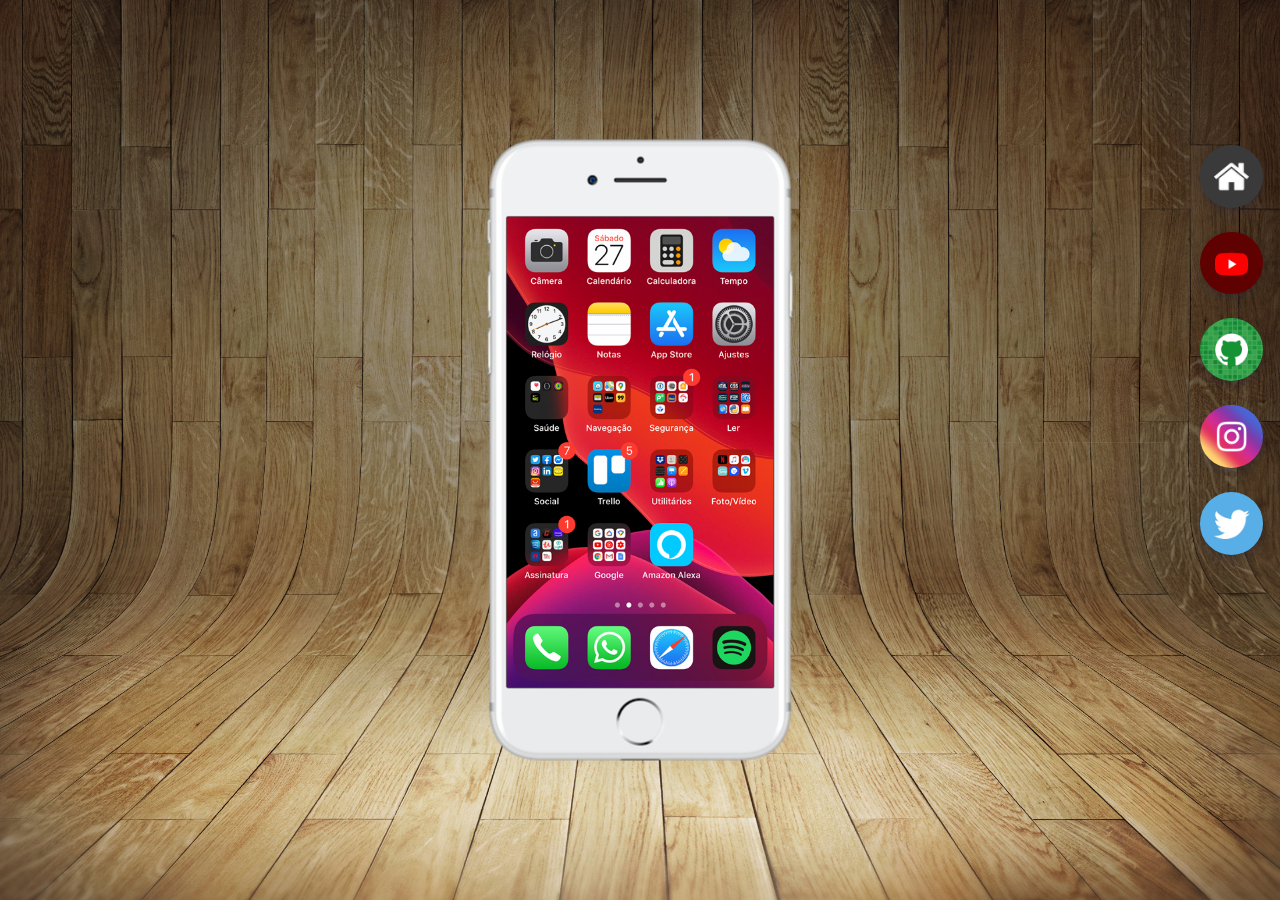
<file: index.html>
<!DOCTYPE html>
<html lang="pt-br">
<head>
    <meta charset="UTF-8">
    <meta name="viewport" content="width=device-width, initial-scale=1.0">
    <link rel="shortcut icon" href="html/favicon.ico" type="image/x-icon">
    <link rel="shortcut icon" href="html/favicon.png" type="image/x-icon">
    <title>Projeto redes sociais</title>
    <link rel="stylesheet" href="css/style.css">
</head>
<body>
    <main>
        <section id="phone">
            <iframe src="html/home.html" name="homescreen" id="homescreen"  frameborder="0">
                Iphone's homescreen static image.
            </iframe>
        </section>

        <section id="buttons">
            <a href="html/home.html" target="homescreen"><img src="imagens/logo-home.jpg" alt="home"></a>
            <a href="html/youtube.html" target="homescreen"><img src="/imagens/logo-youtube.jpg" alt="Youtube"></a>
            <a href="html/github.html" target="homescreen"><img src="/imagens/logo-github.jpg" alt="Github"></a>
            <a href="html/instagram.html" target="homescreen"><img src="/imagens/logo-instagram.jpg" alt="Instagram"></a>
            <a href="html/twitter.html" target="homescreen"><img src="/imagens/logo-twitter.jpg" alt="Twitter"></a>

        </section>
    </main>
</body>
</html>
</file>
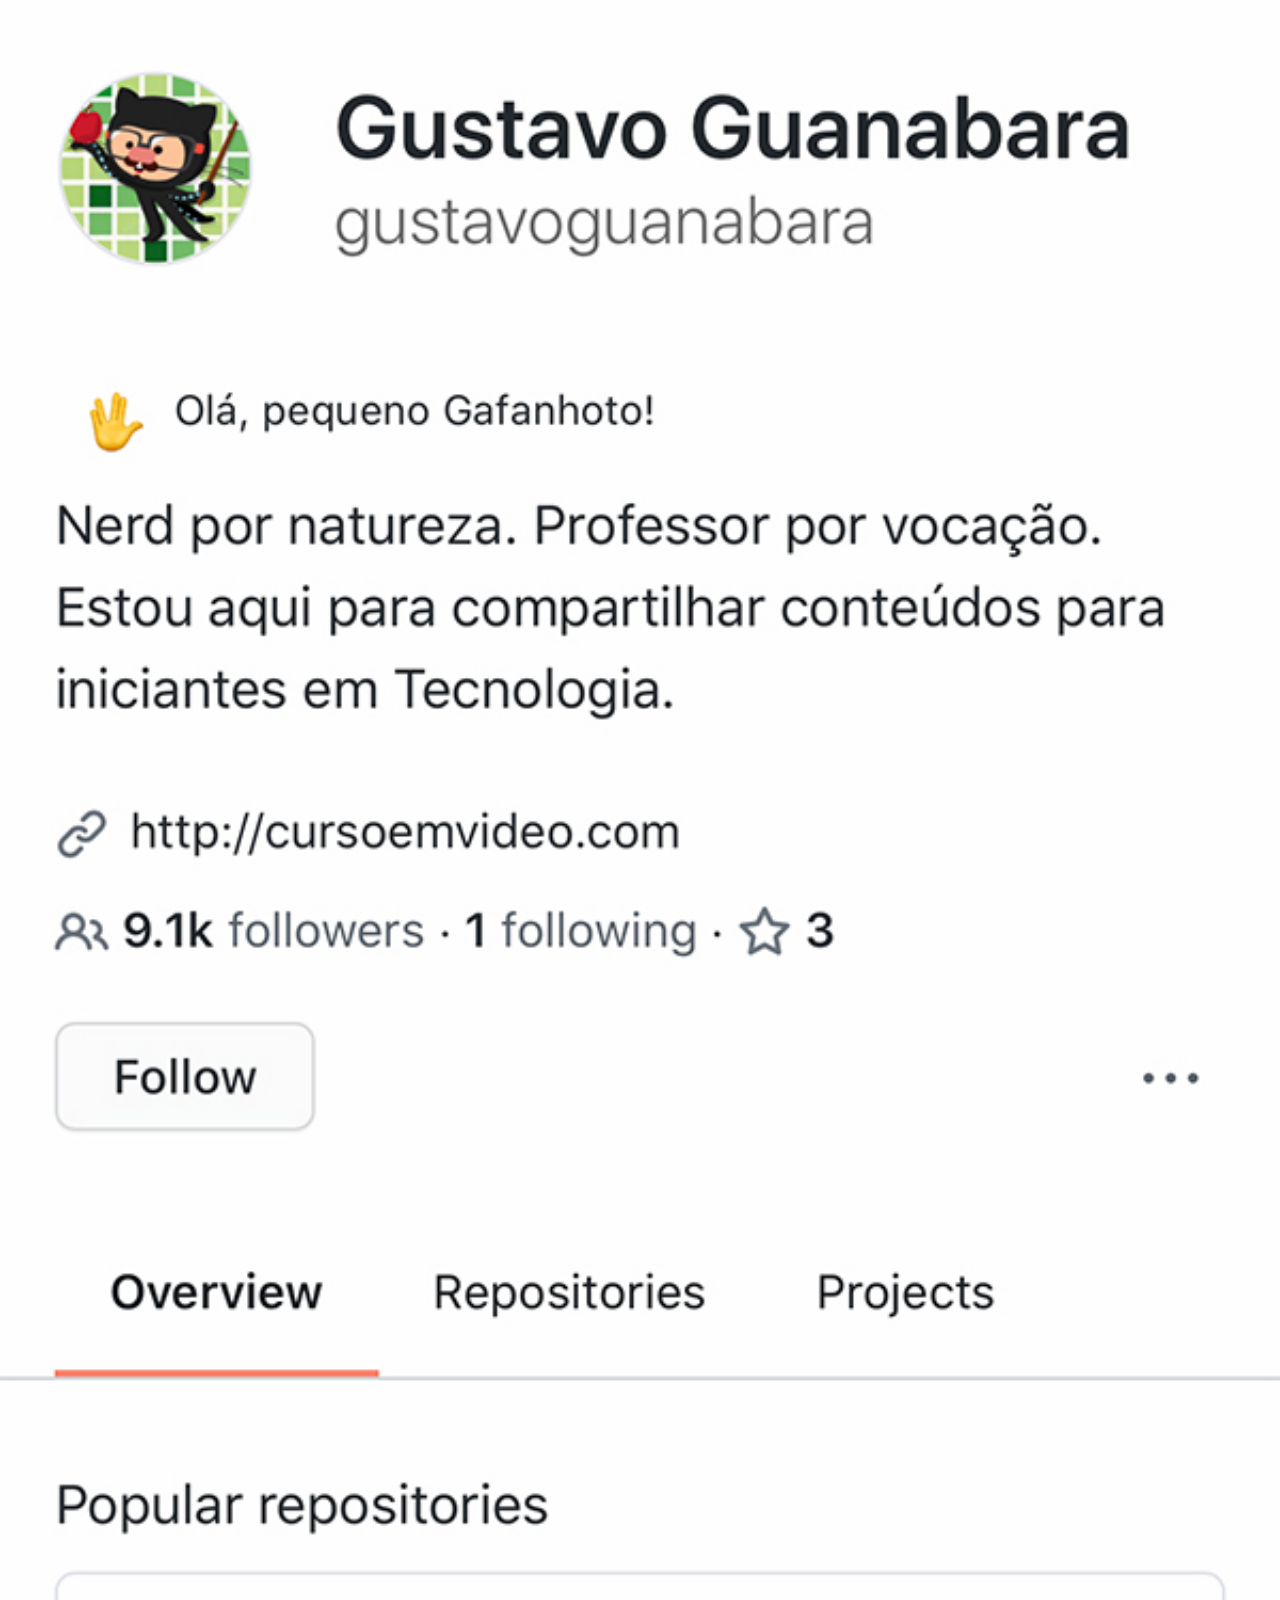
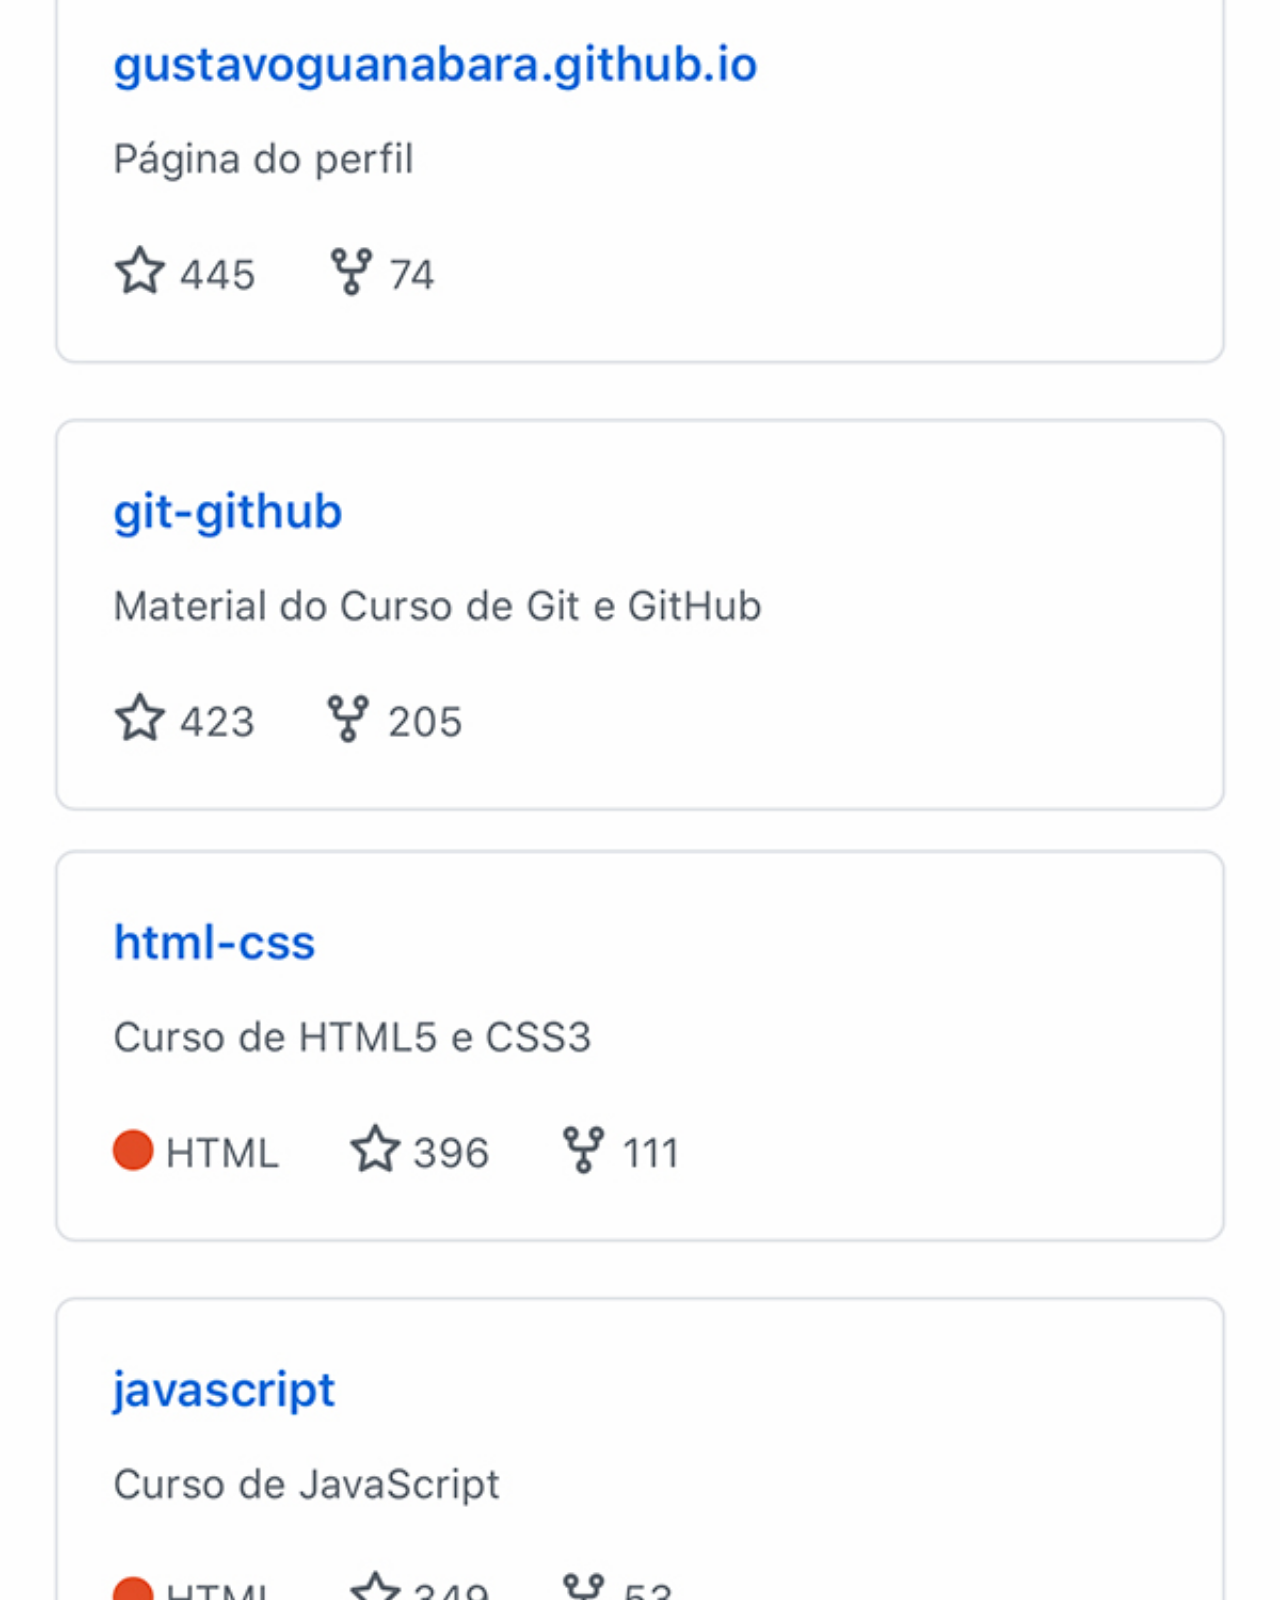
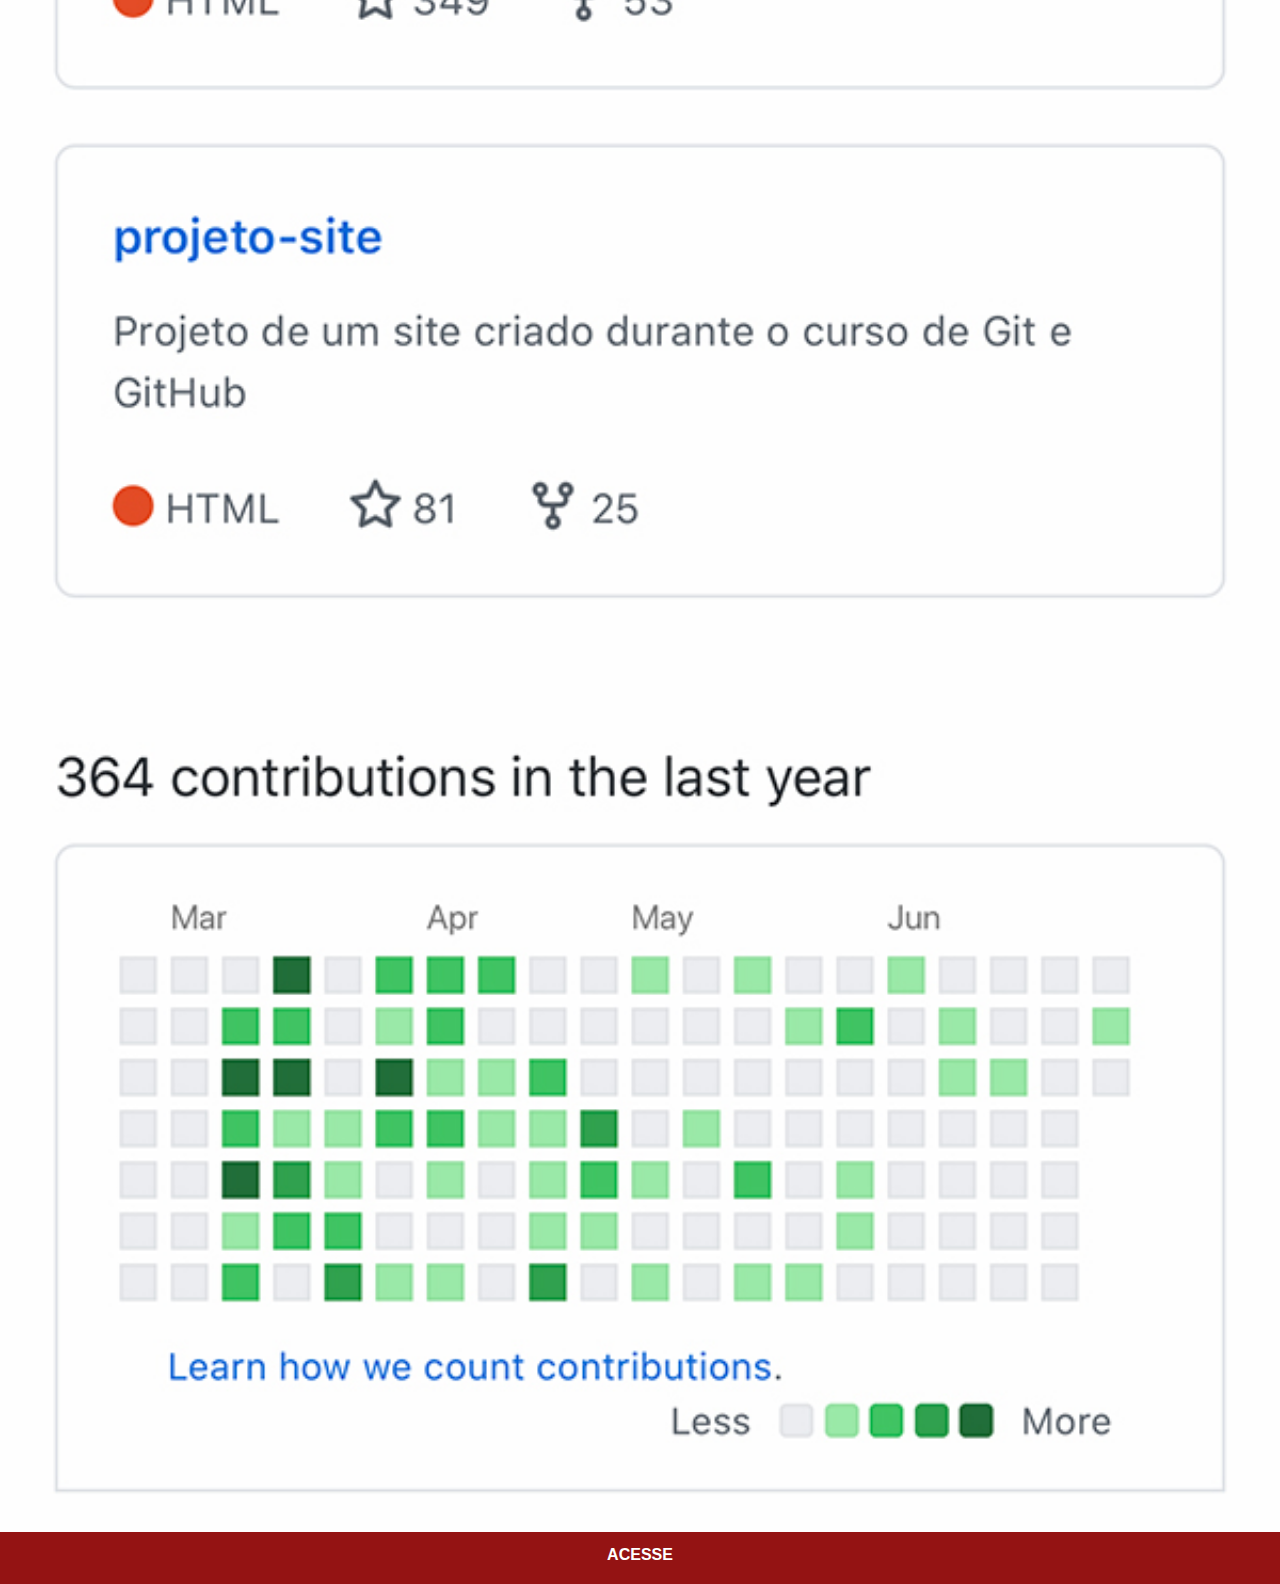
<file: html/github.html>
<!DOCTYPE html>
<html lang="en">
<head>
    <meta charset="UTF-8">
    <meta name="viewport" content="width=device-width, initial-scale=1.0">
    <title>Pagina</title>
<link rel="stylesheet" href="../css/social.css">
</head>
<body>
    <img src="../imagens/tela-github.jpg" alt="Youtube">
    <a href="https://github.com/gustavoguanabara" target="_blank">ACESSE</a>
</body>
</html>
</file>
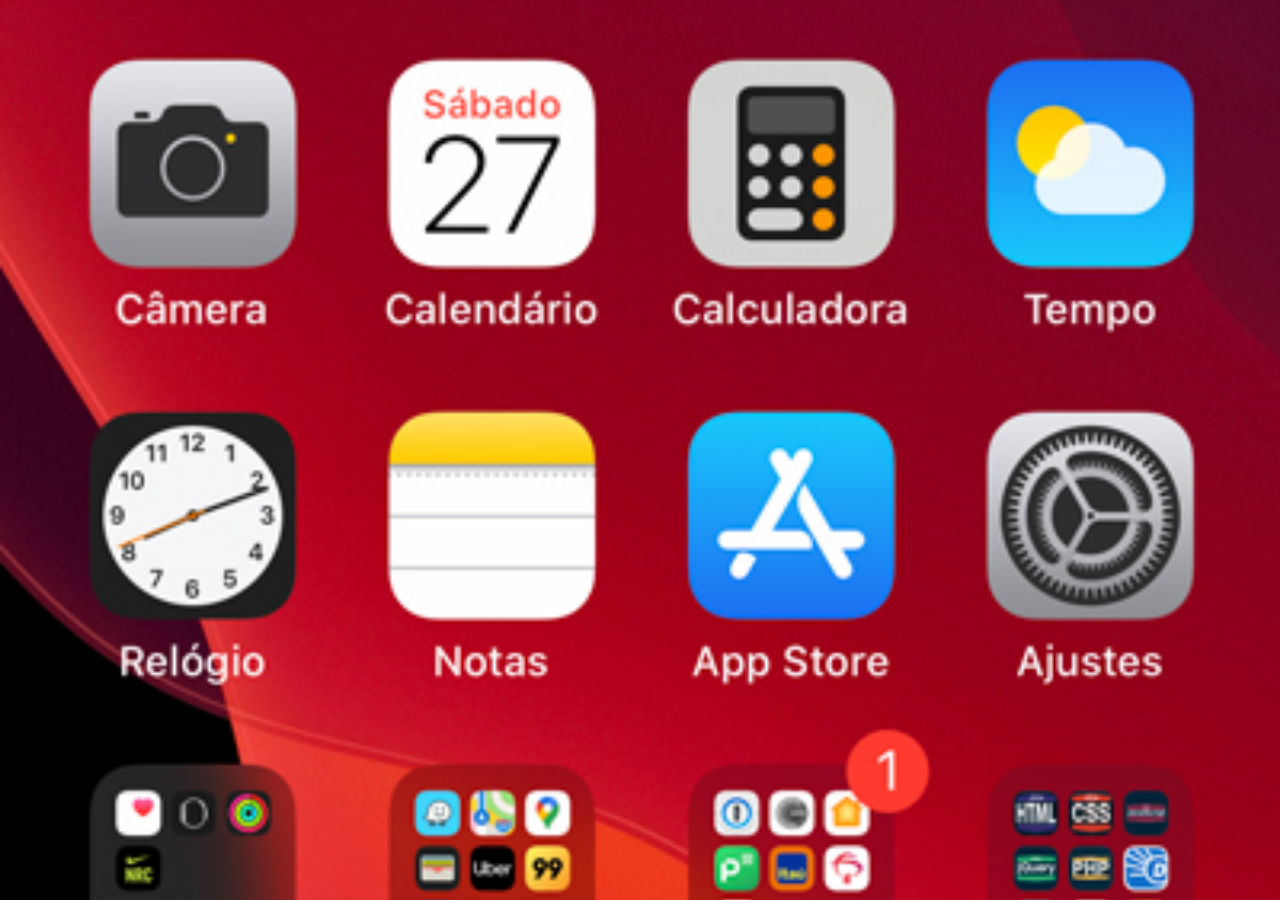
<file: html/home.html>
<!DOCTYPE html>
<html lang="pt-br">
<head>
    <meta charset="UTF-8">
    <meta name="viewport" content="width=device-width, initial-scale=1.0">
    <title>tela inicial</title>
</head>
<style>
    *{
        margin: 0px;
        padding: 0px;
    }
        body{
        height: 100vh;
        width: 100vw;
        background: url('../imagens/tela-home.jpg') no-repeat top center;   
        background-size: cover;
        }
</style>
<body>
    
</body>
</html>
</file>
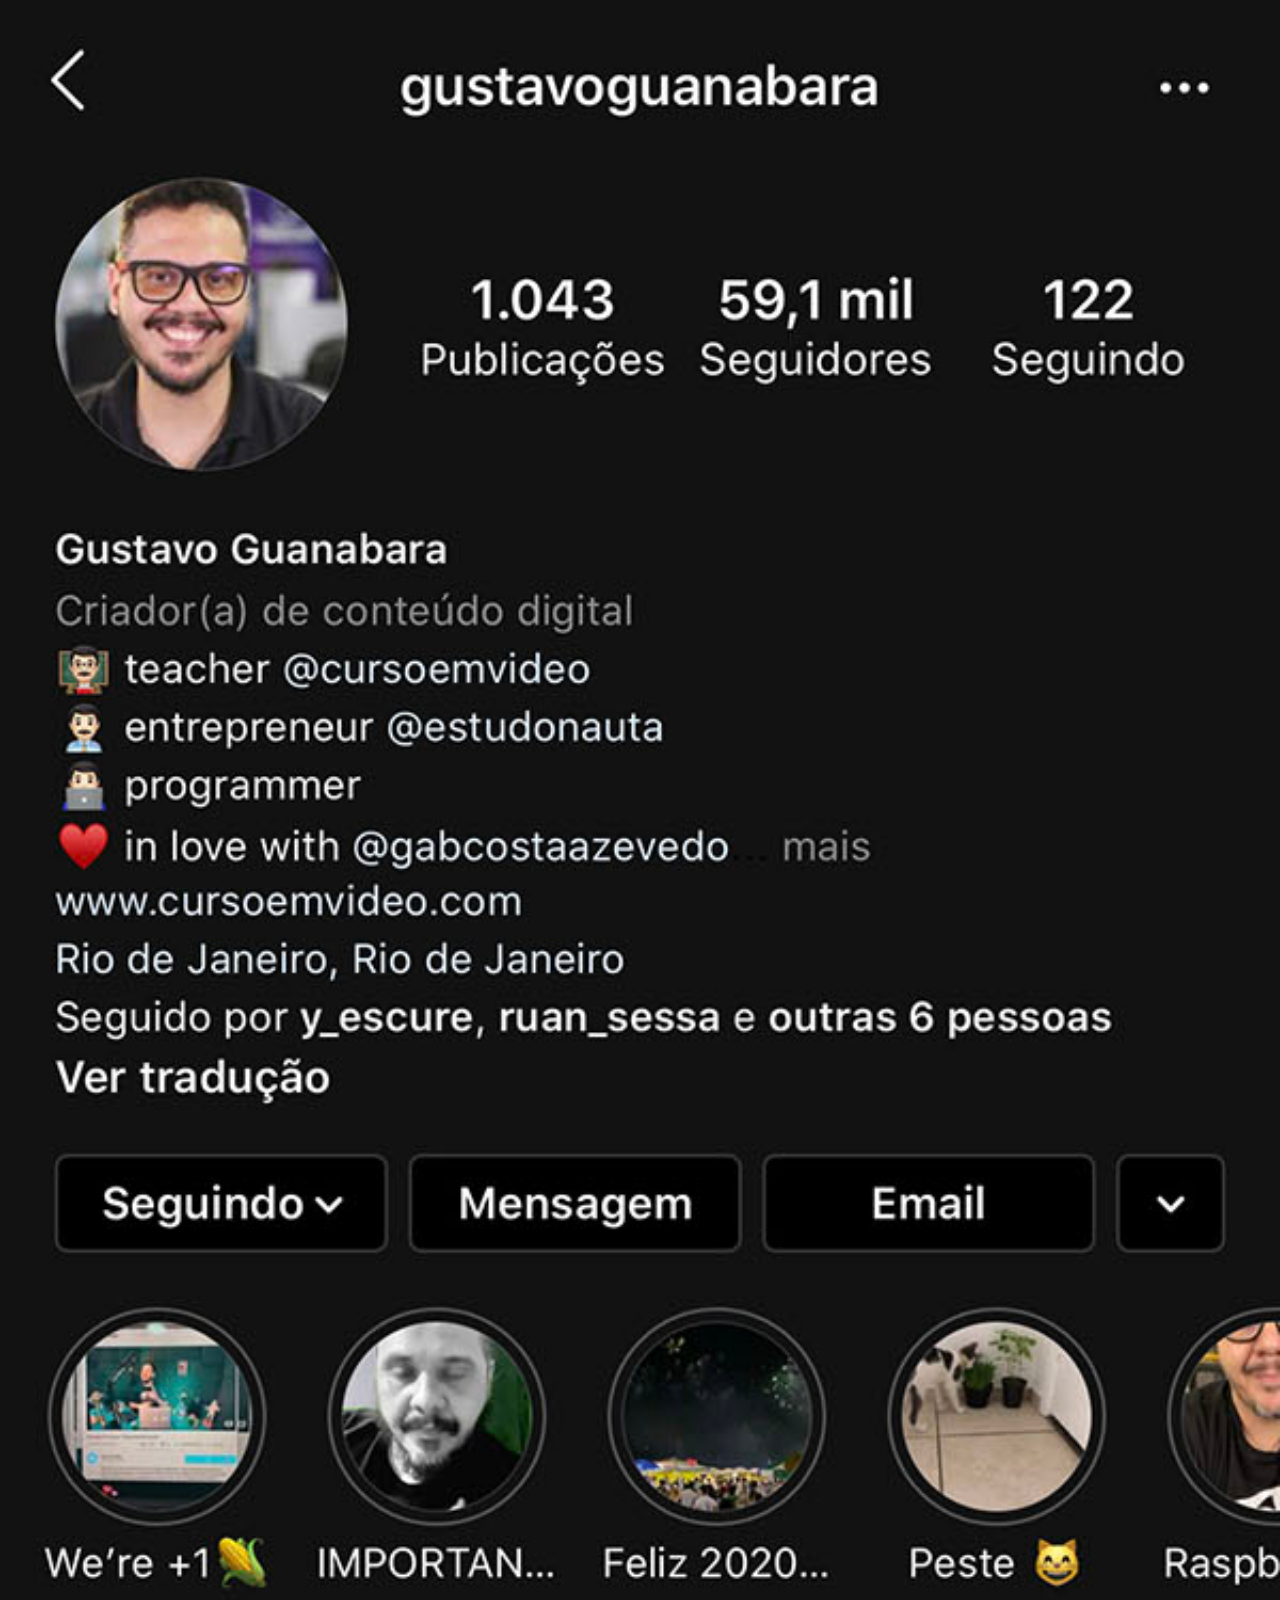
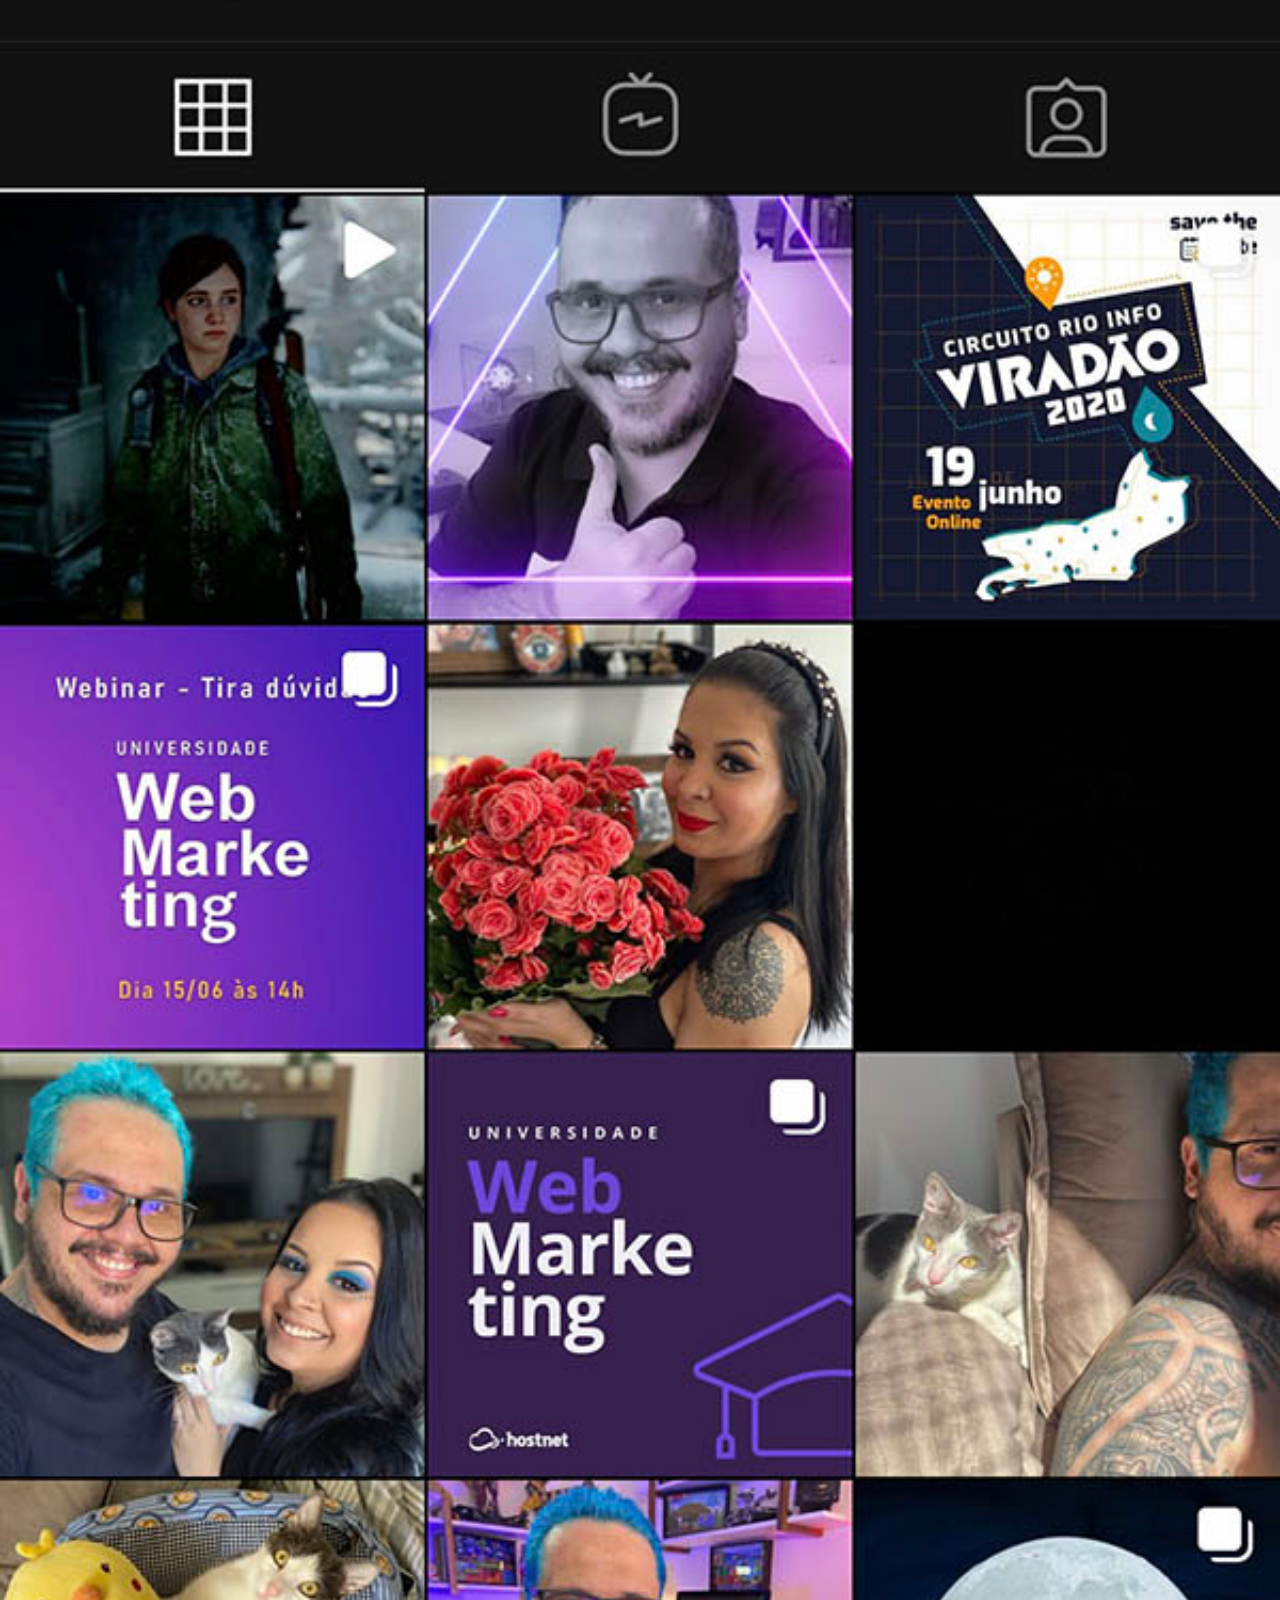
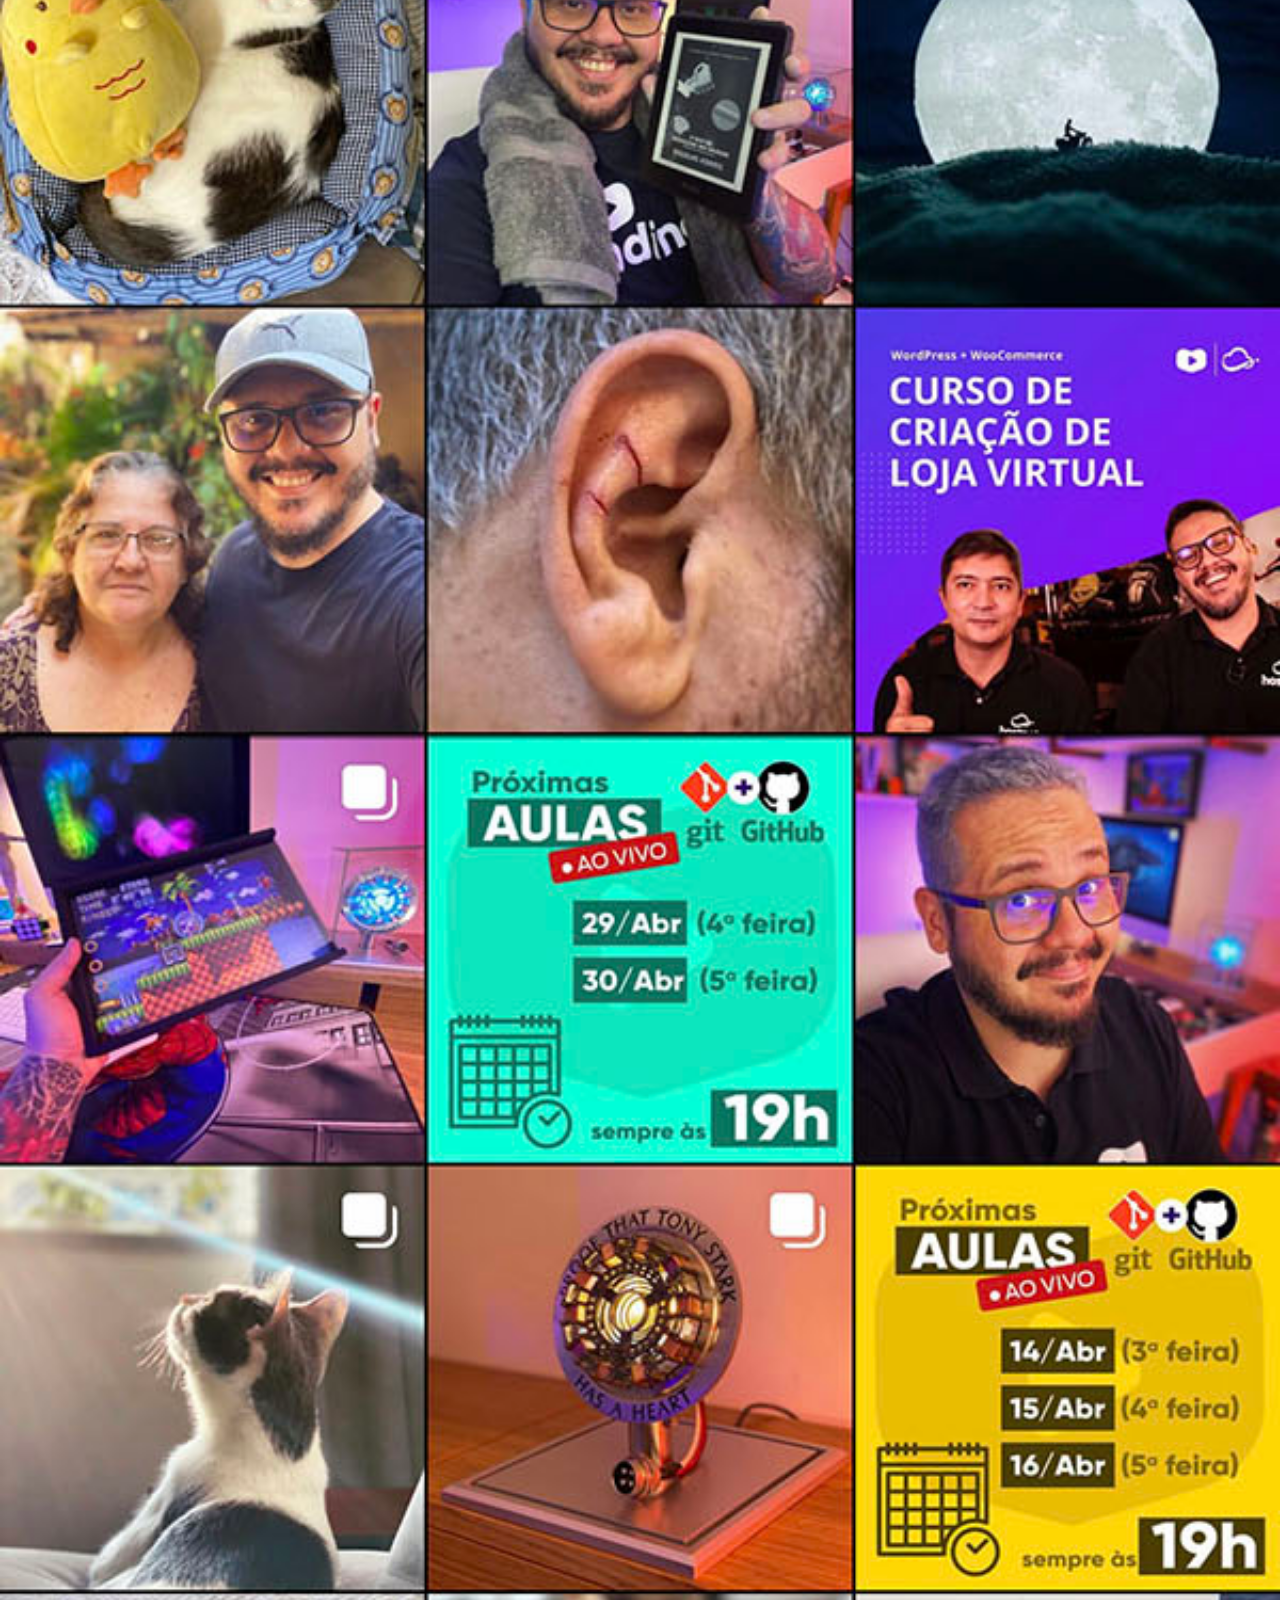
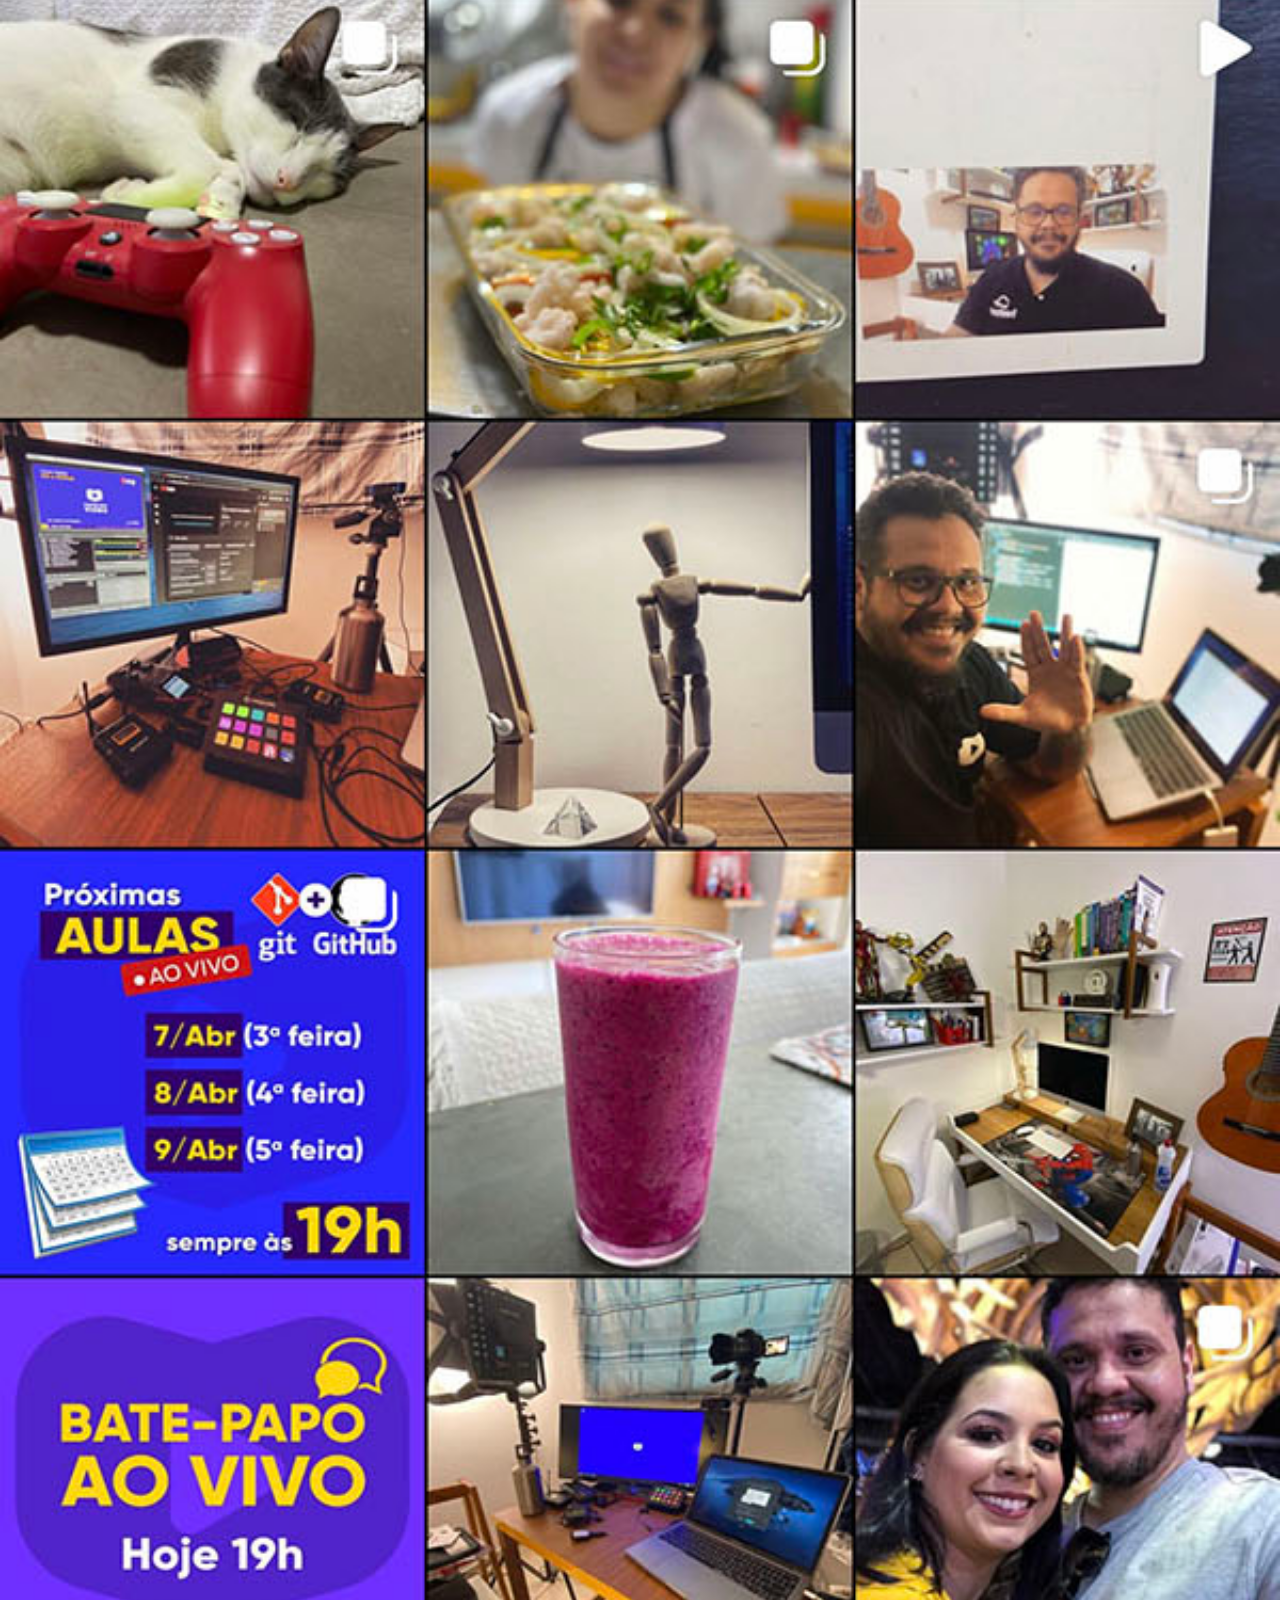
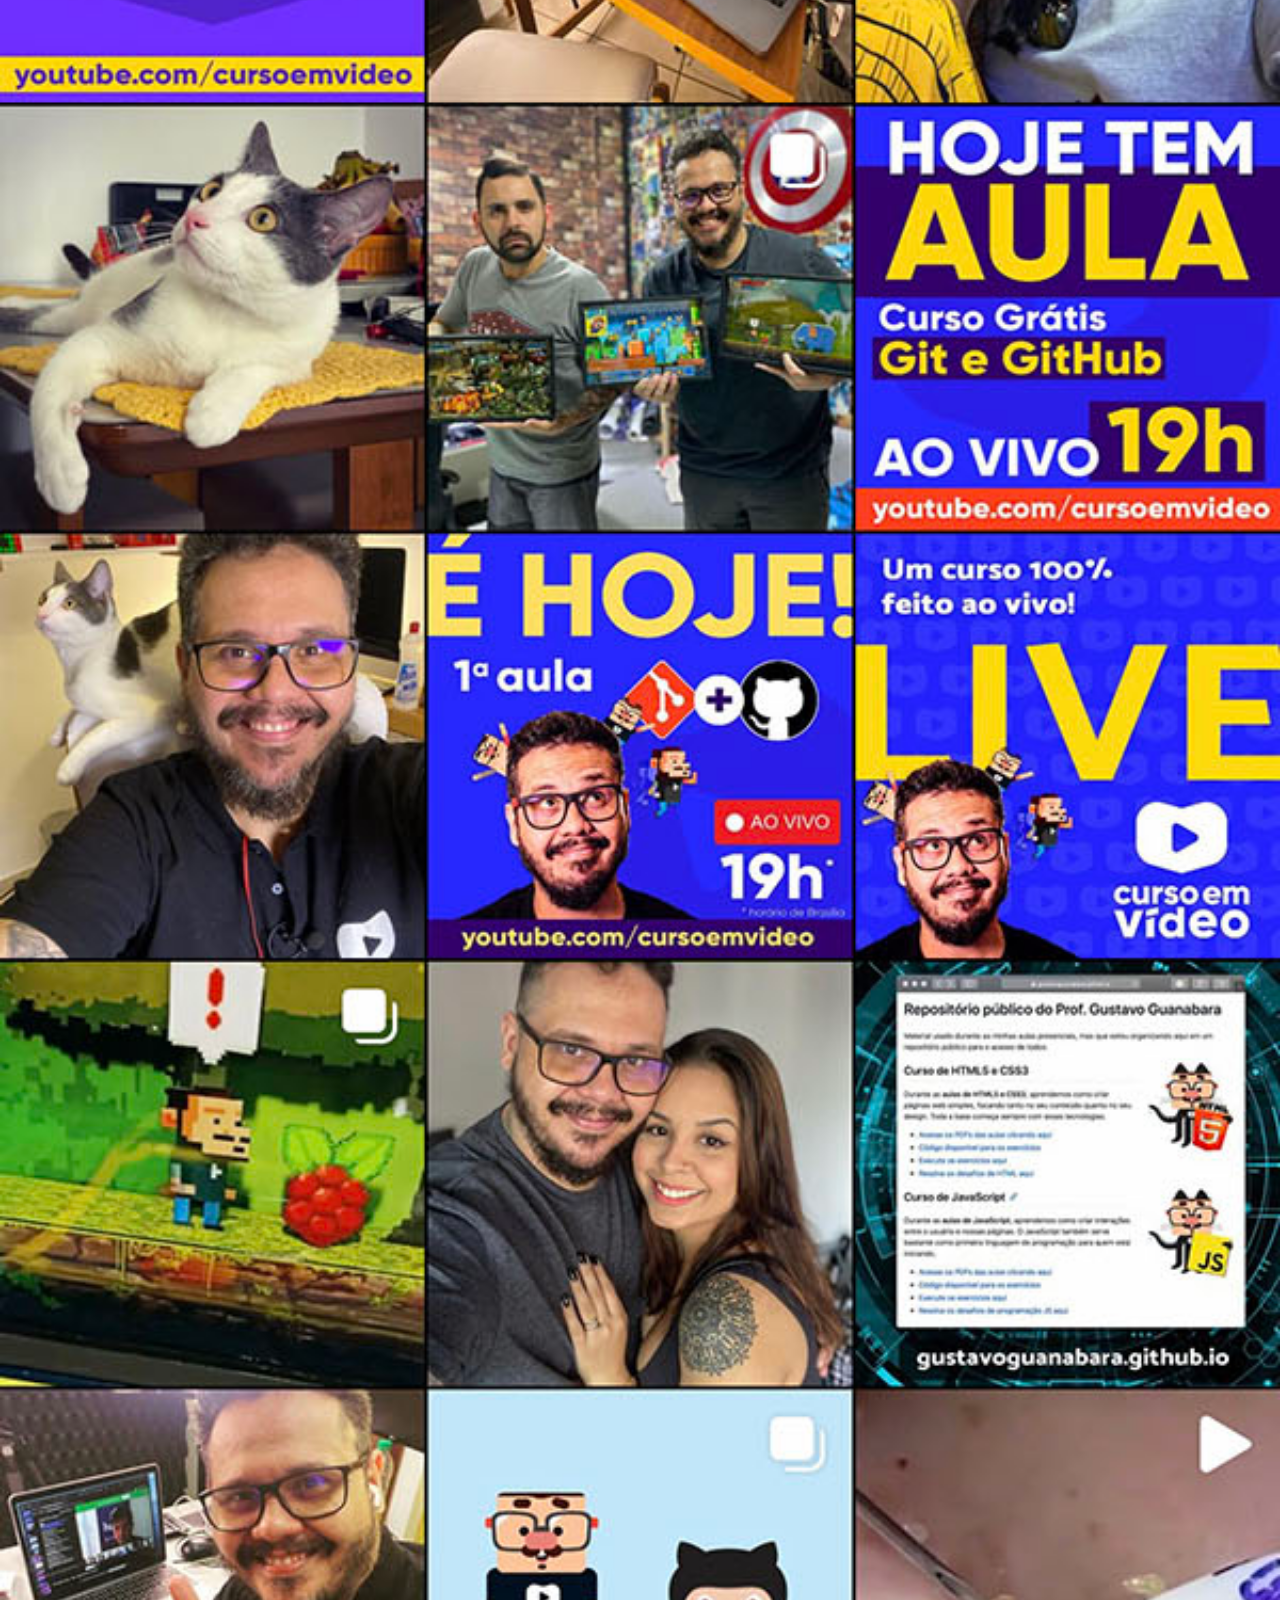
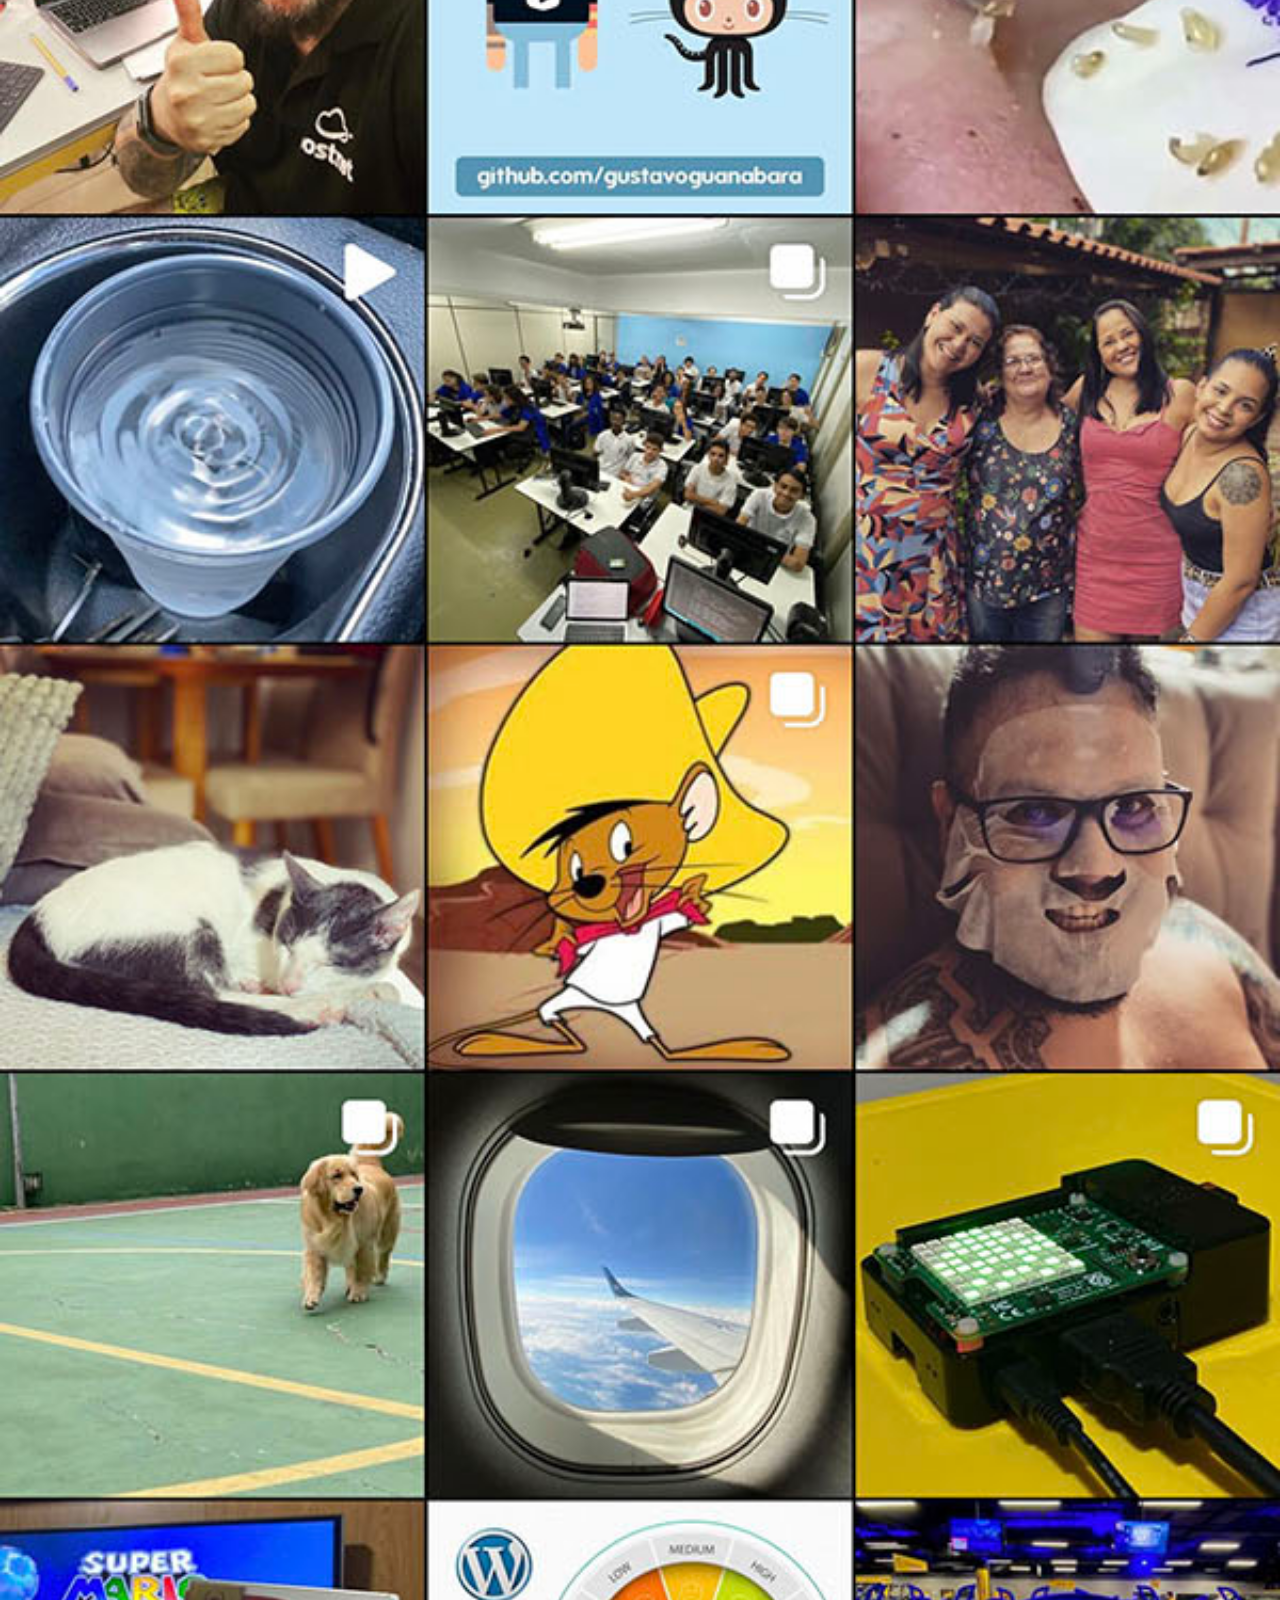
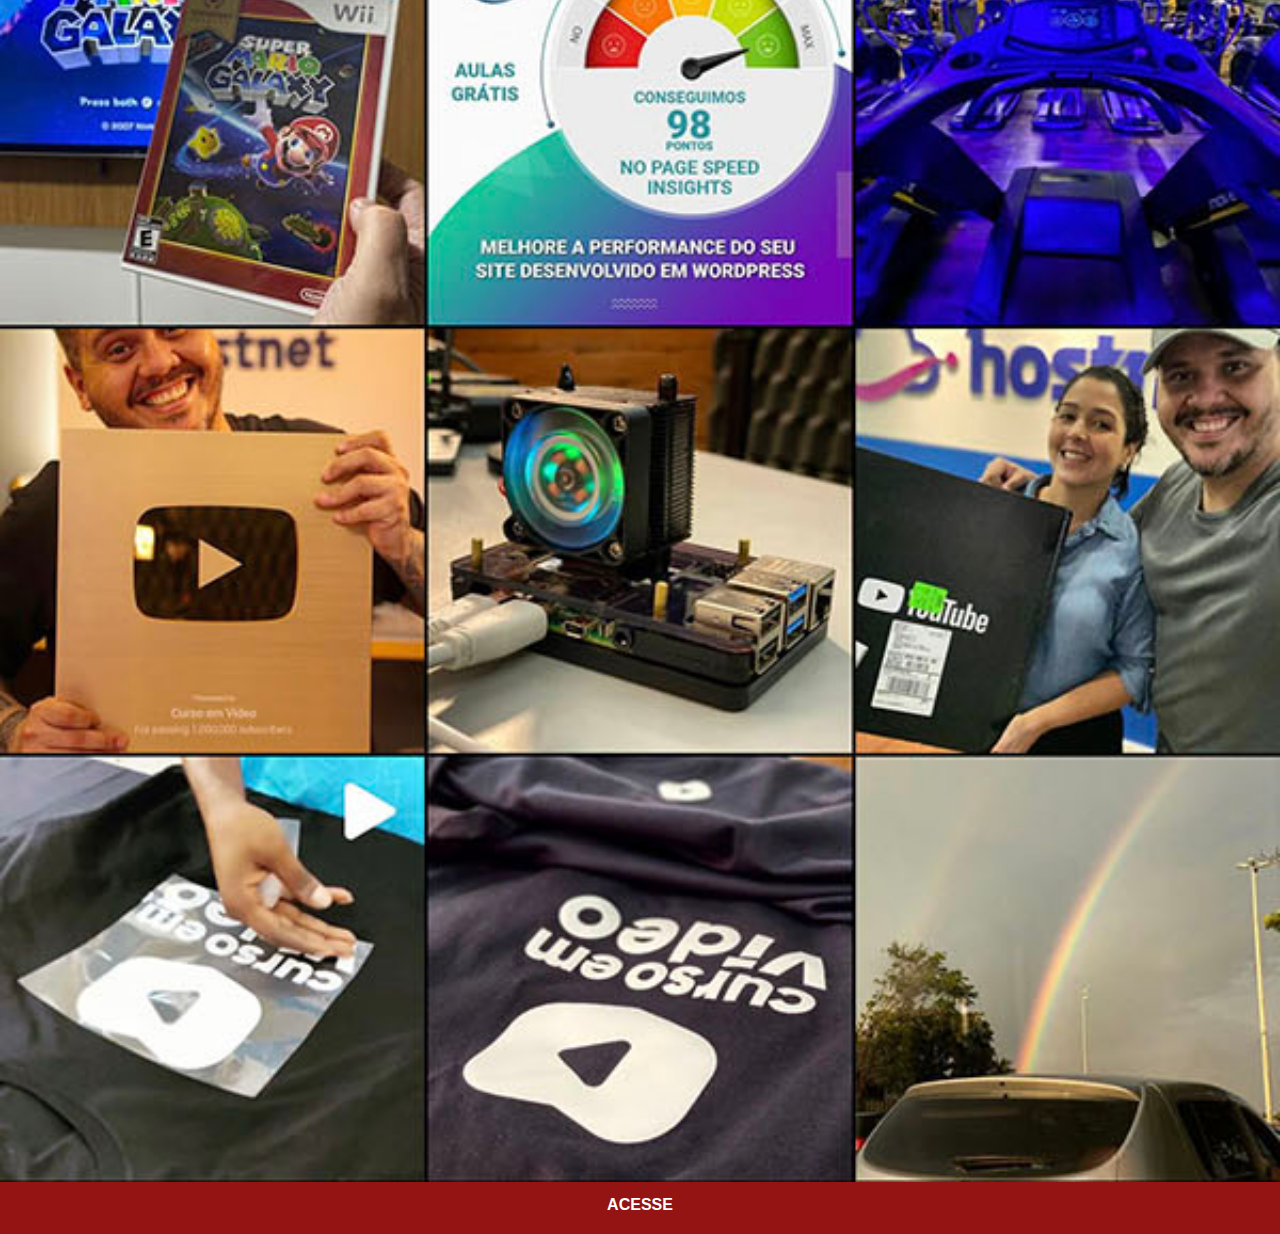
<file: html/instagram.html>
<!DOCTYPE html>
<html lang="en">
<head>
    <meta charset="UTF-8">
    <meta name="viewport" content="width=device-width, initial-scale=1.0">
    <title>Pagina</title>
<link rel="stylesheet" href="../css/social.css">
</head>
<body>
    <img src="../imagens/tela-instagram.jpg" alt="Youtube">
    <a href="https://www.instagram.com/gustavoguanabara" target="_blank">ACESSE</a>
</body>
</html>
</file>
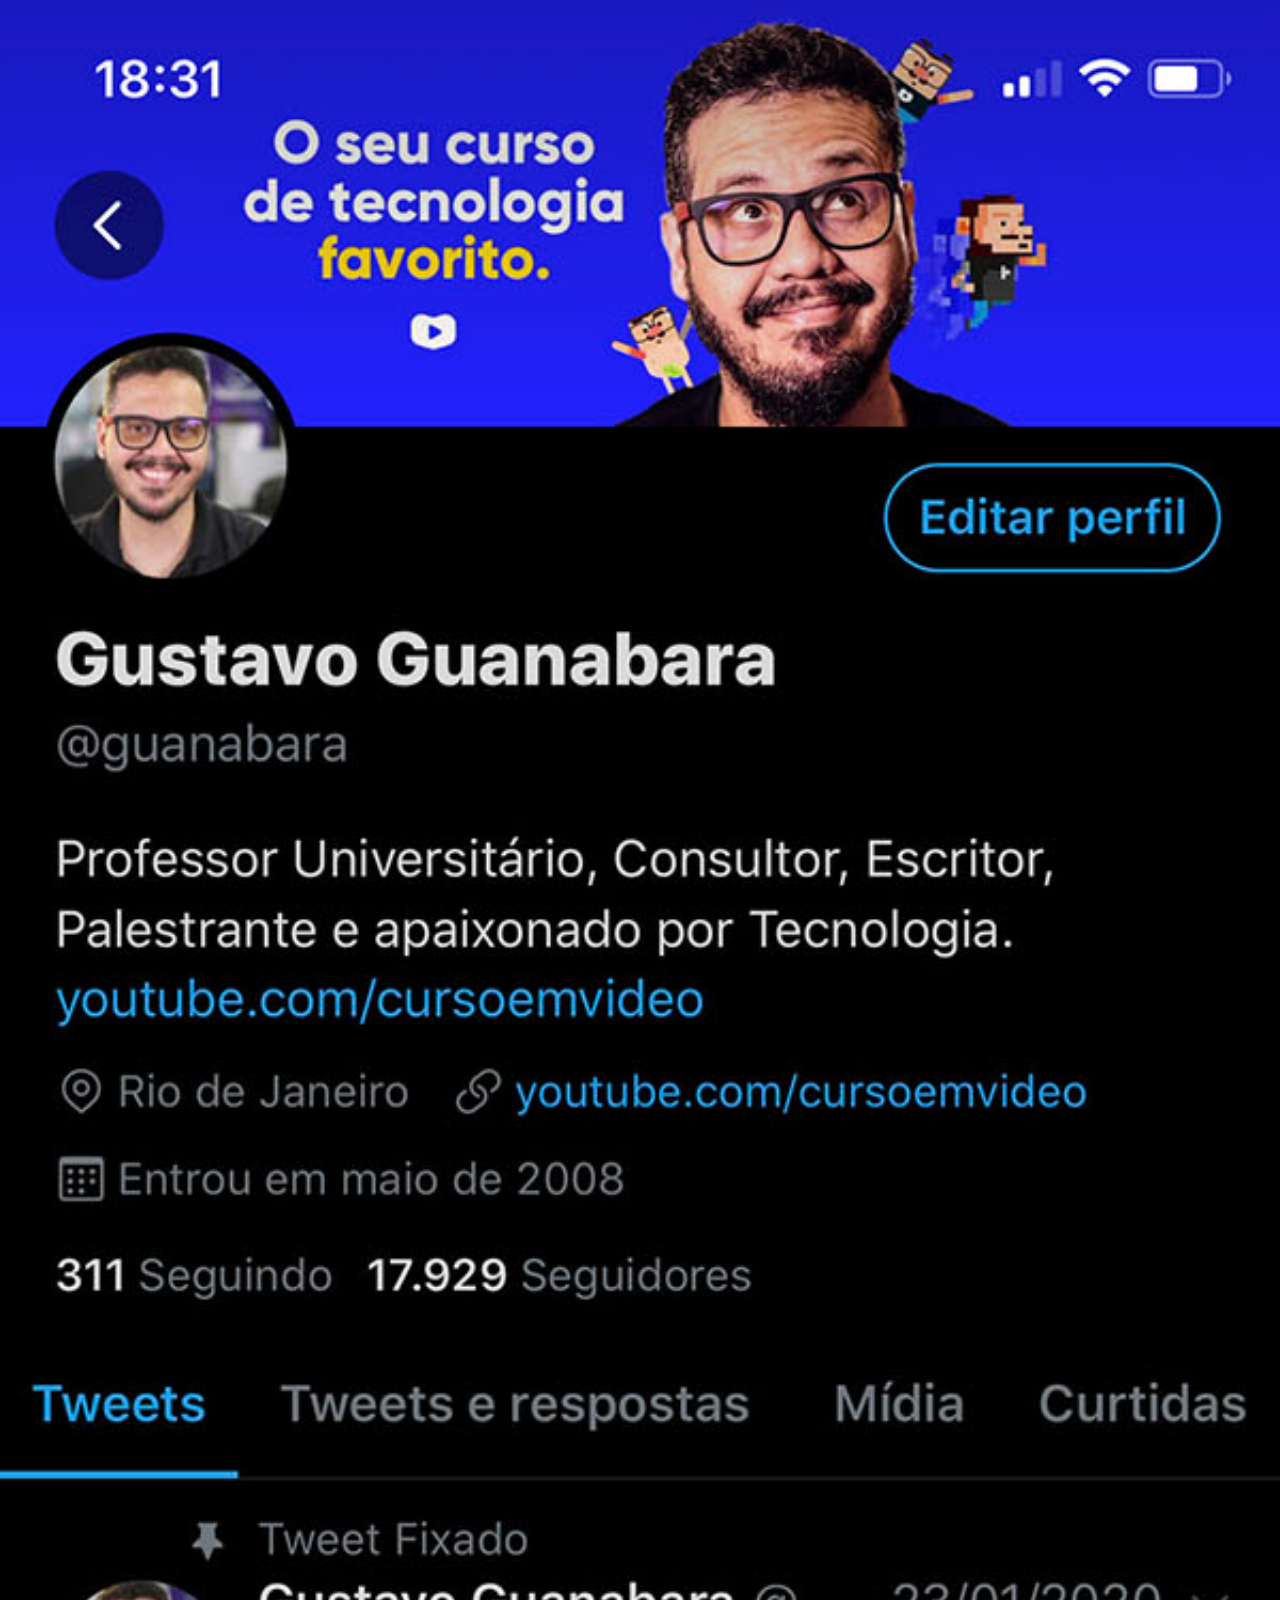
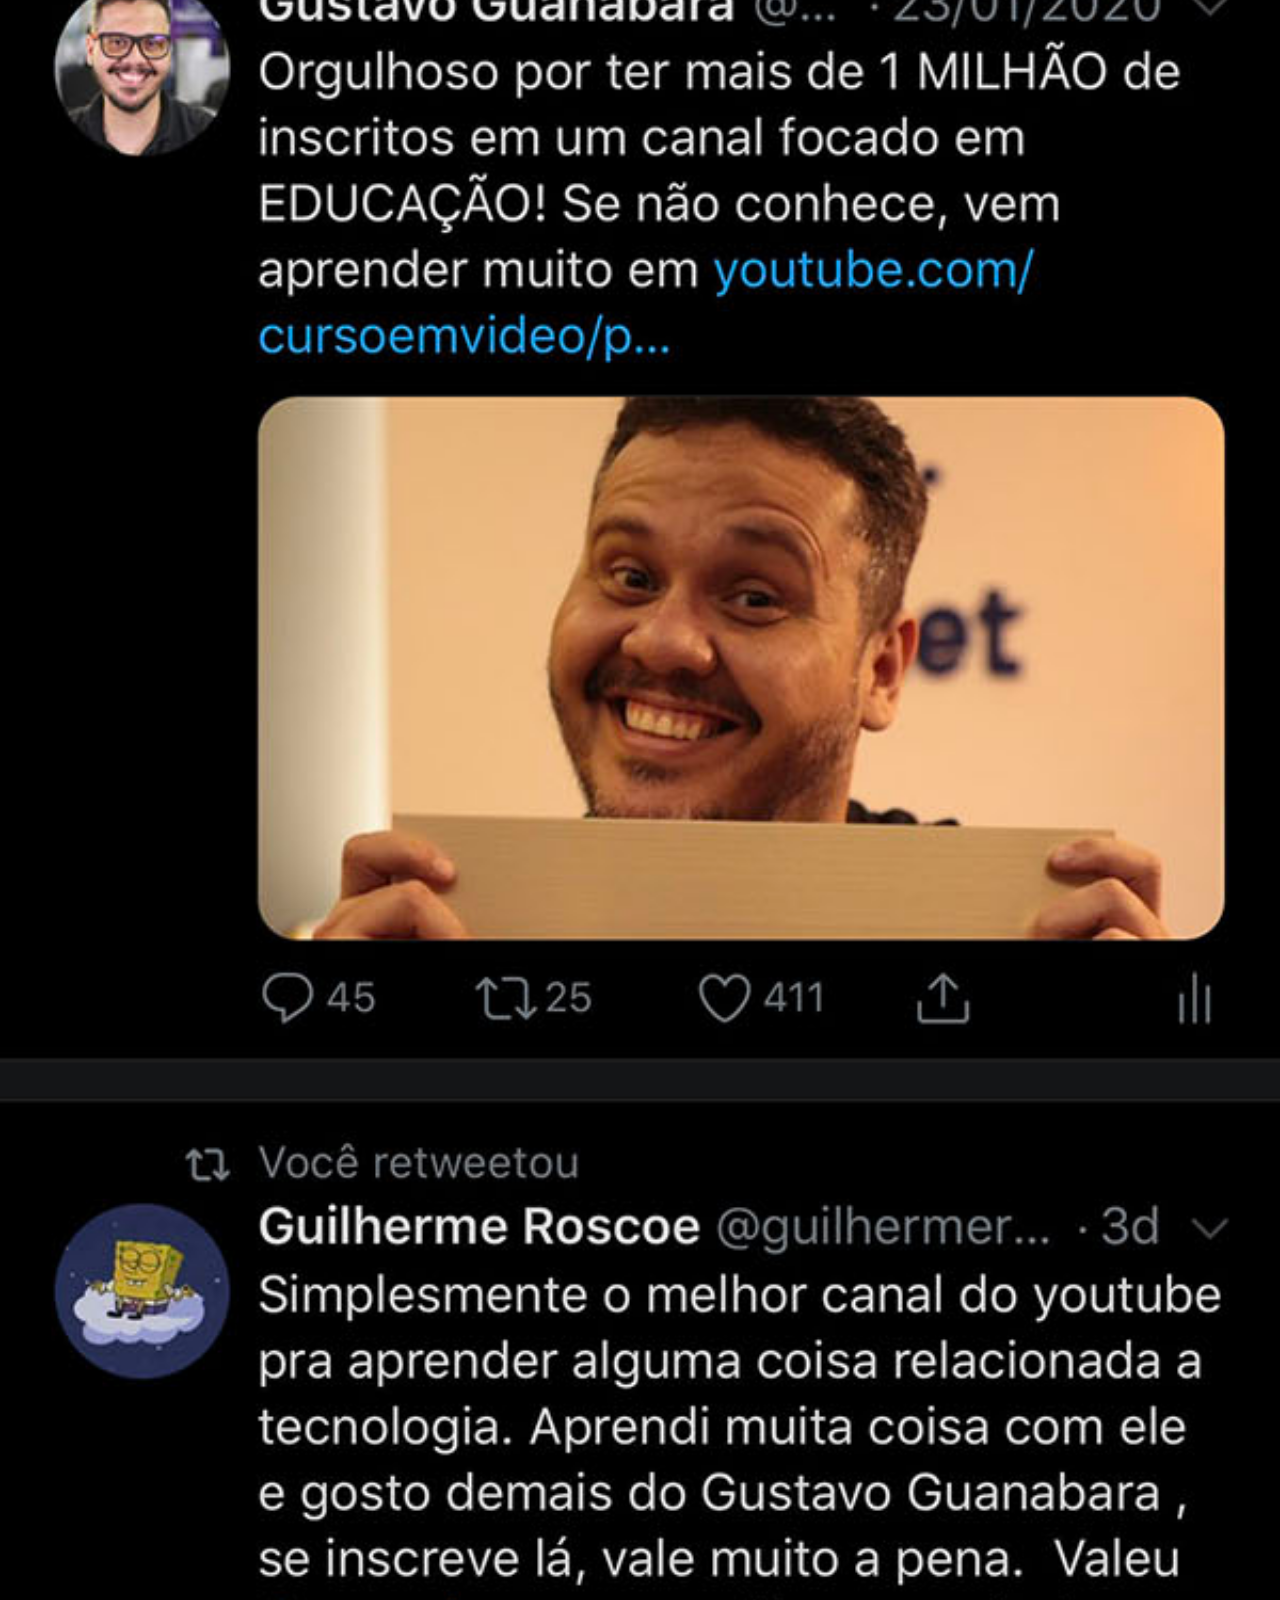
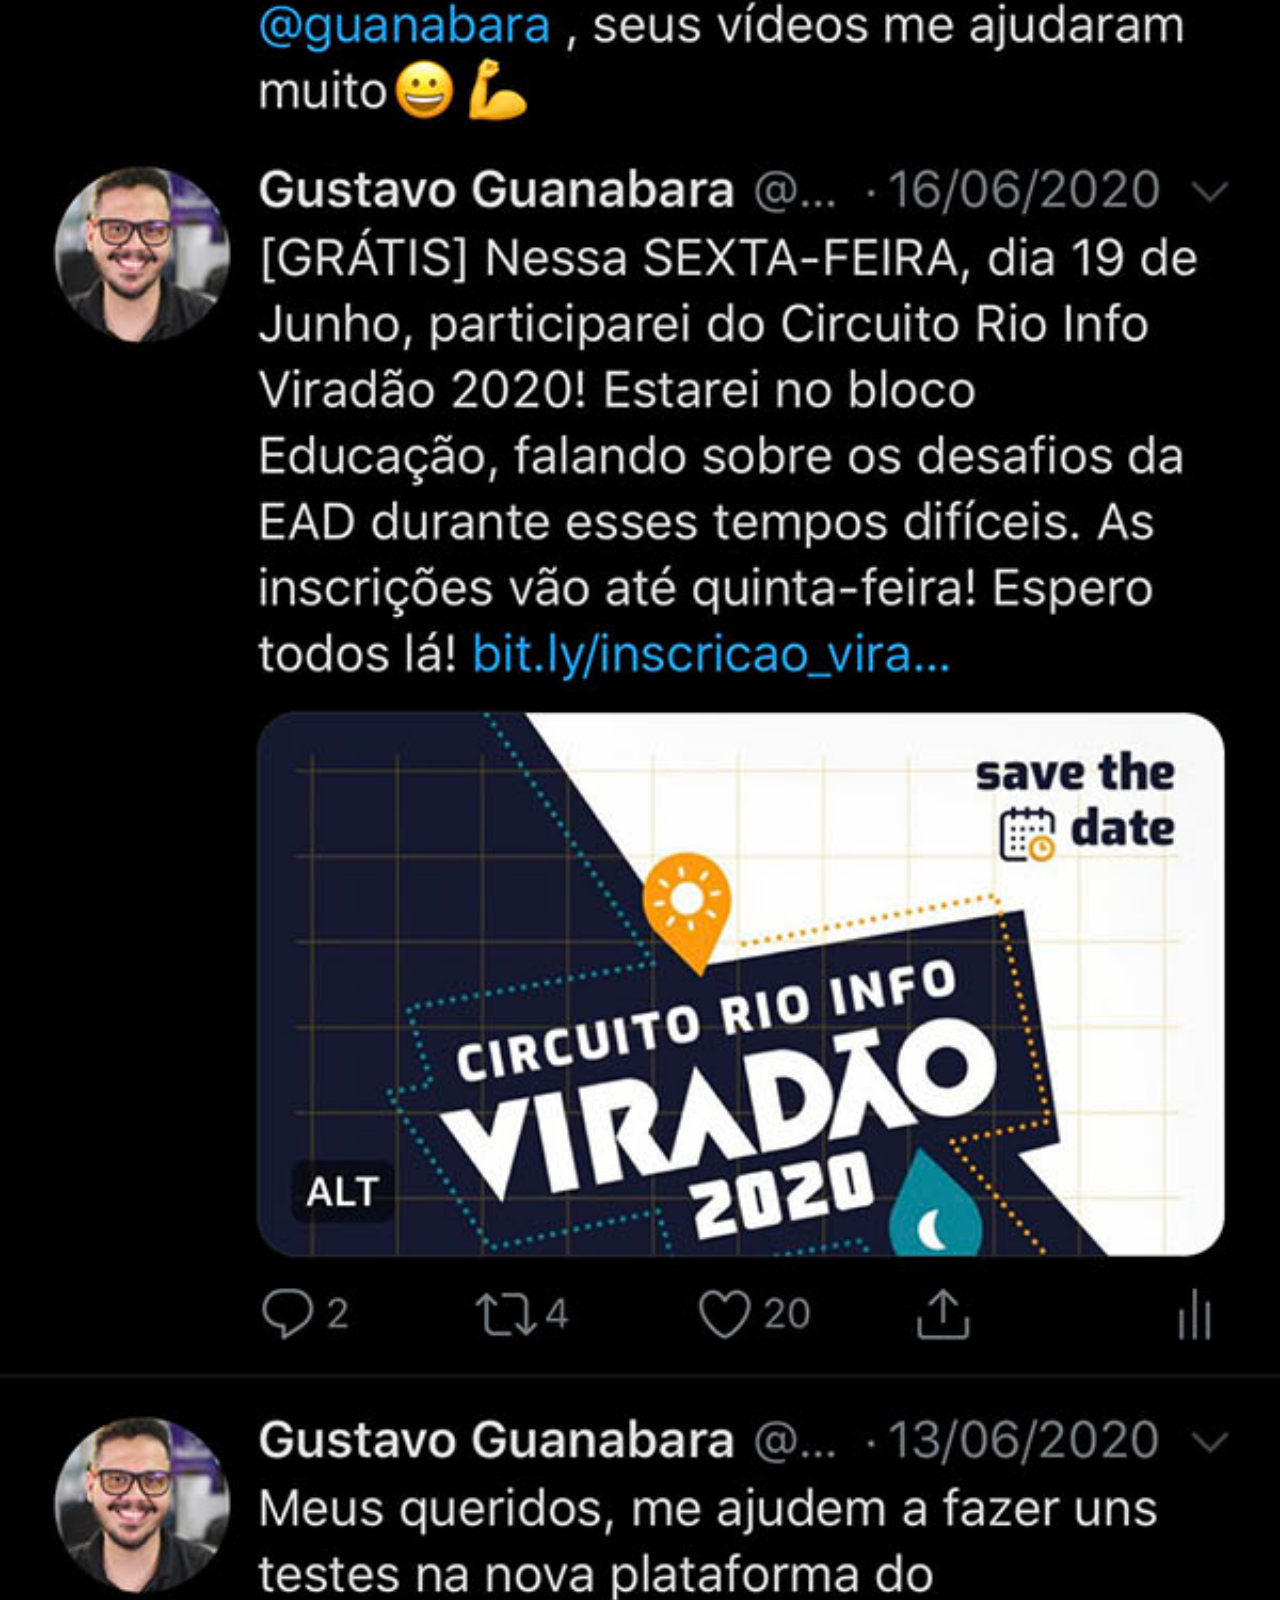
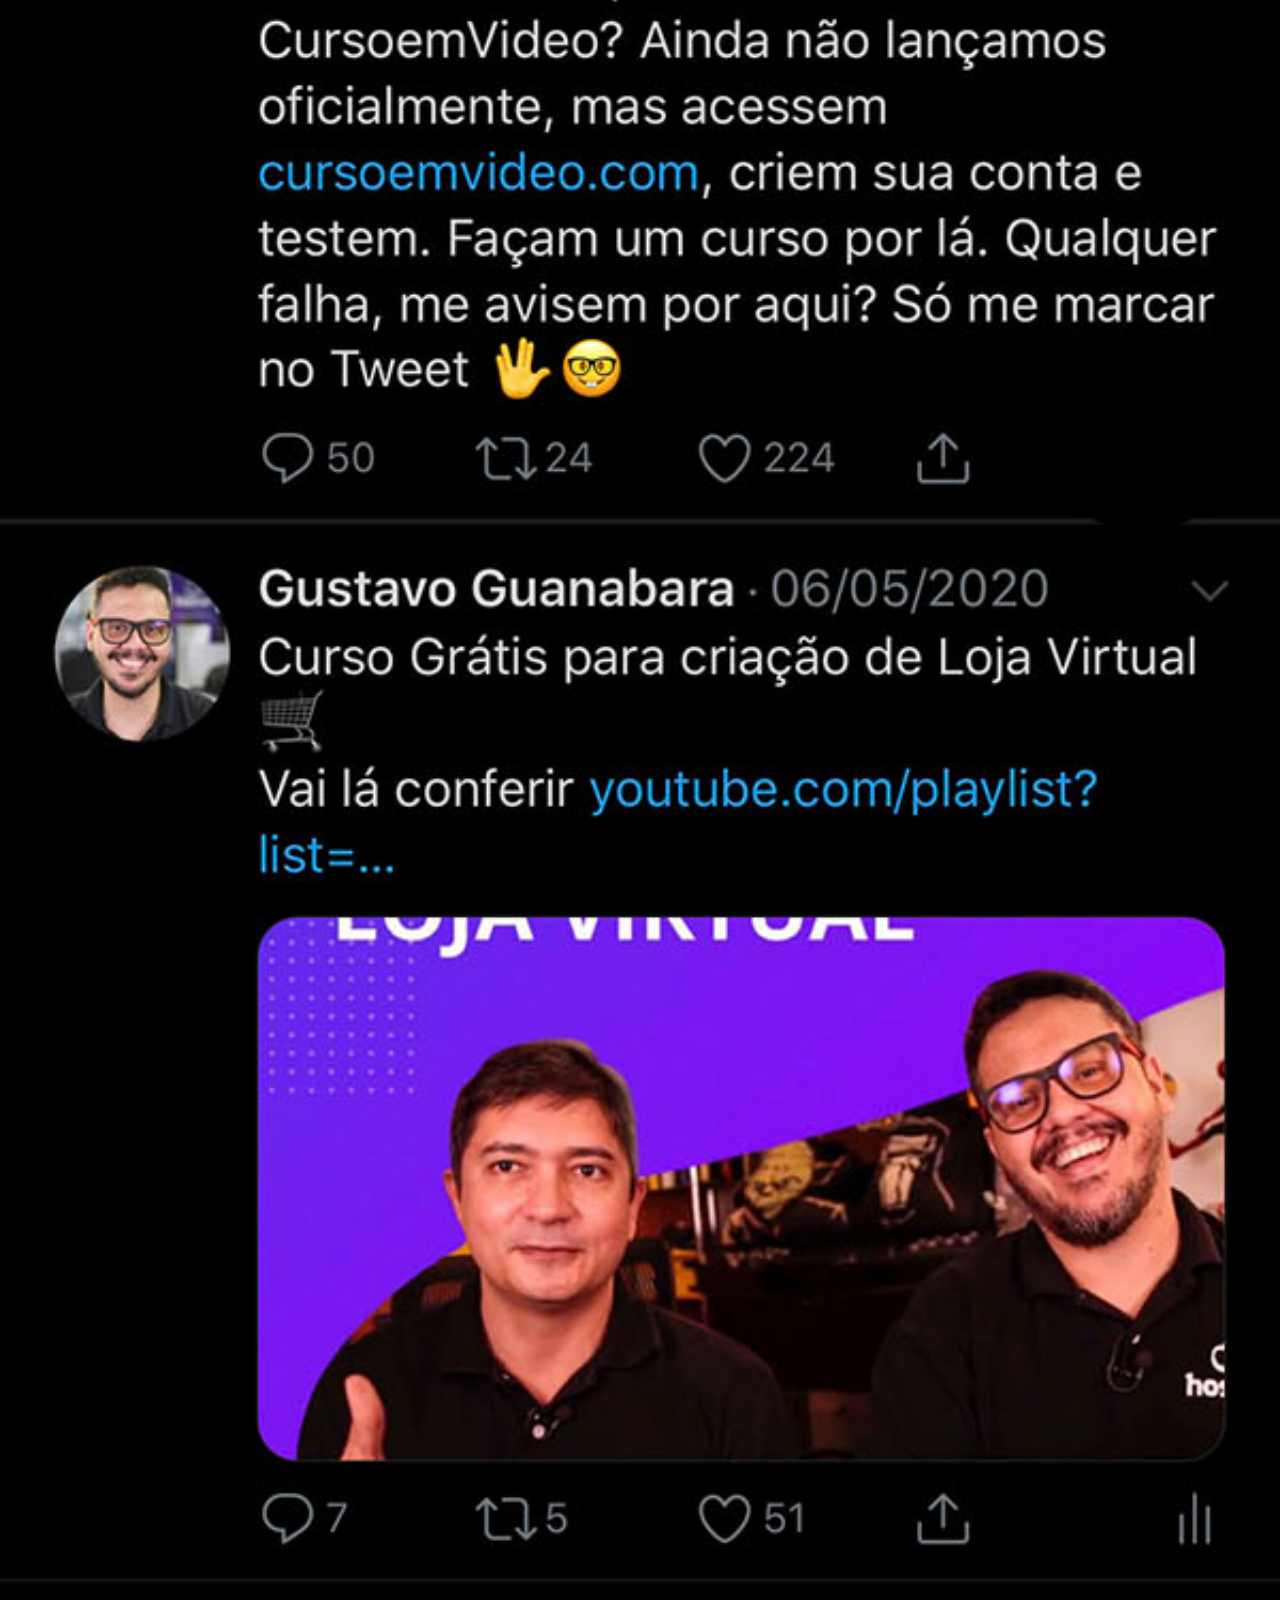
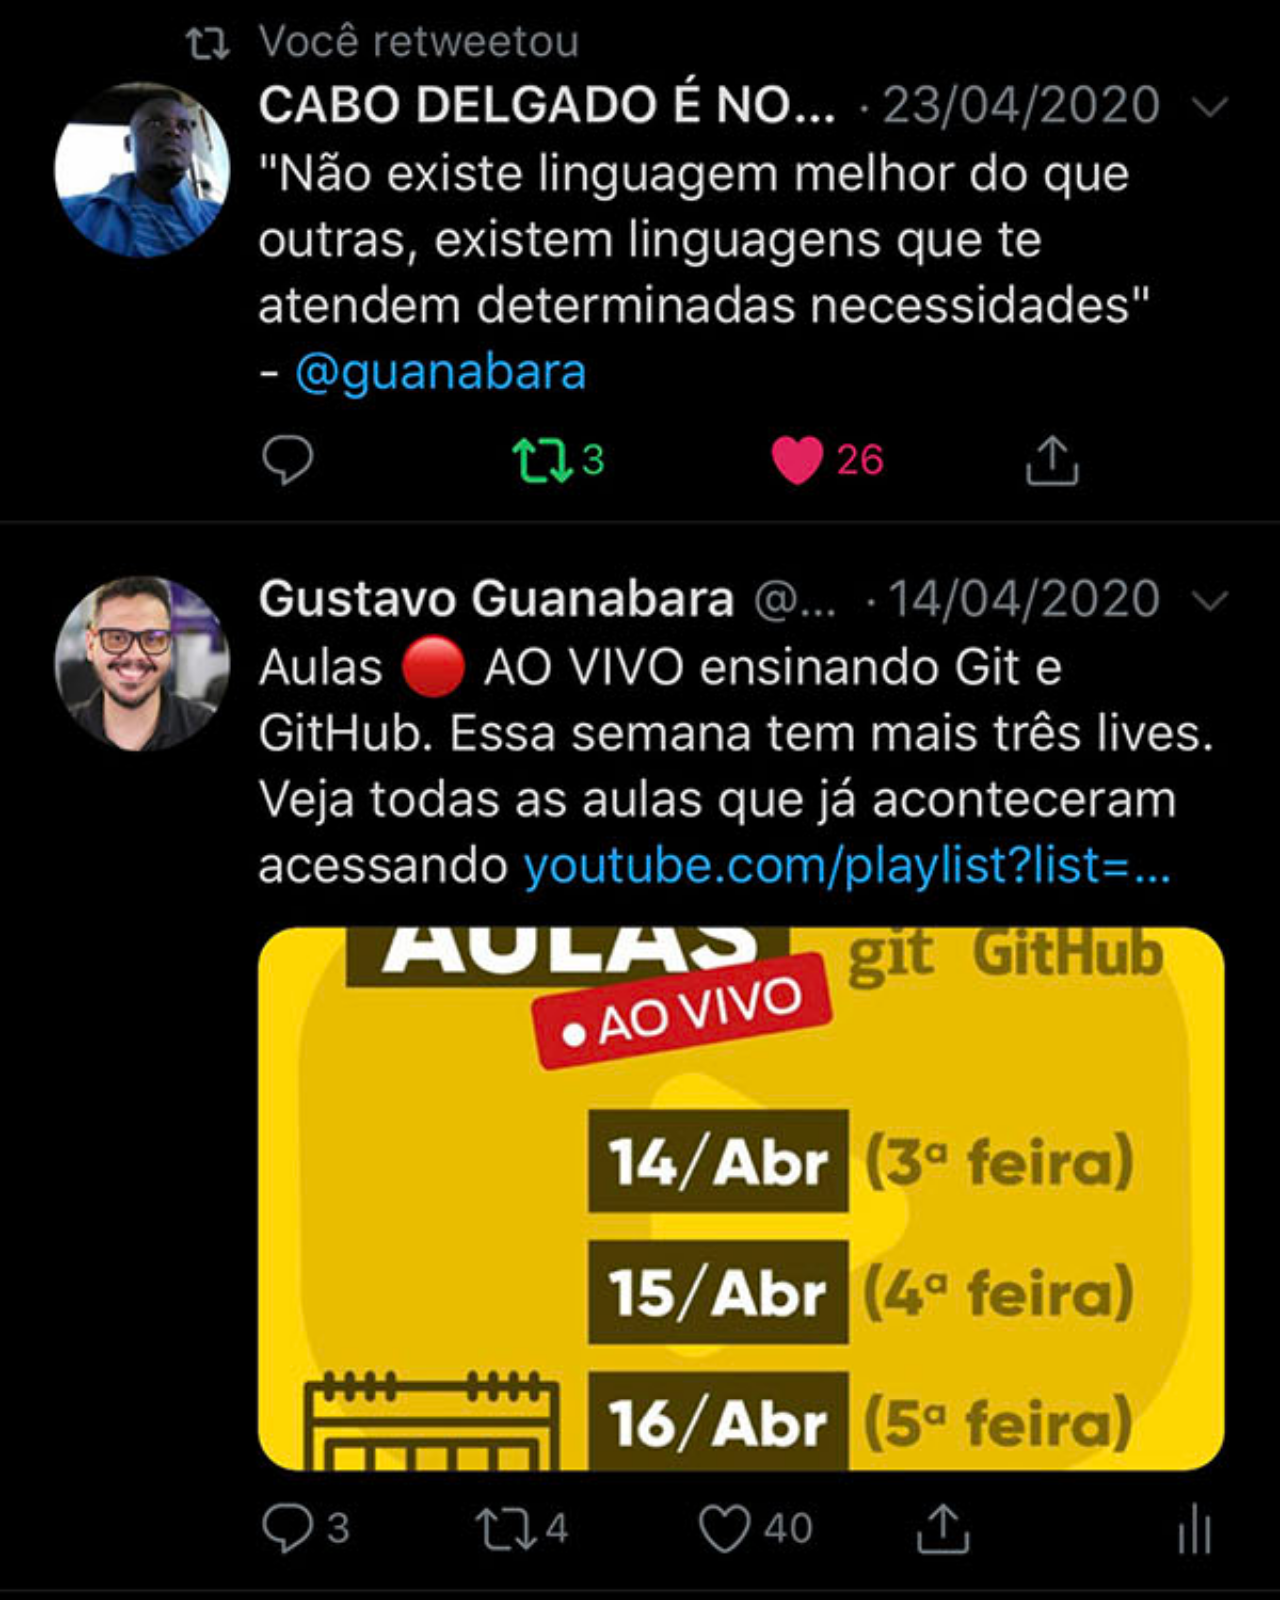
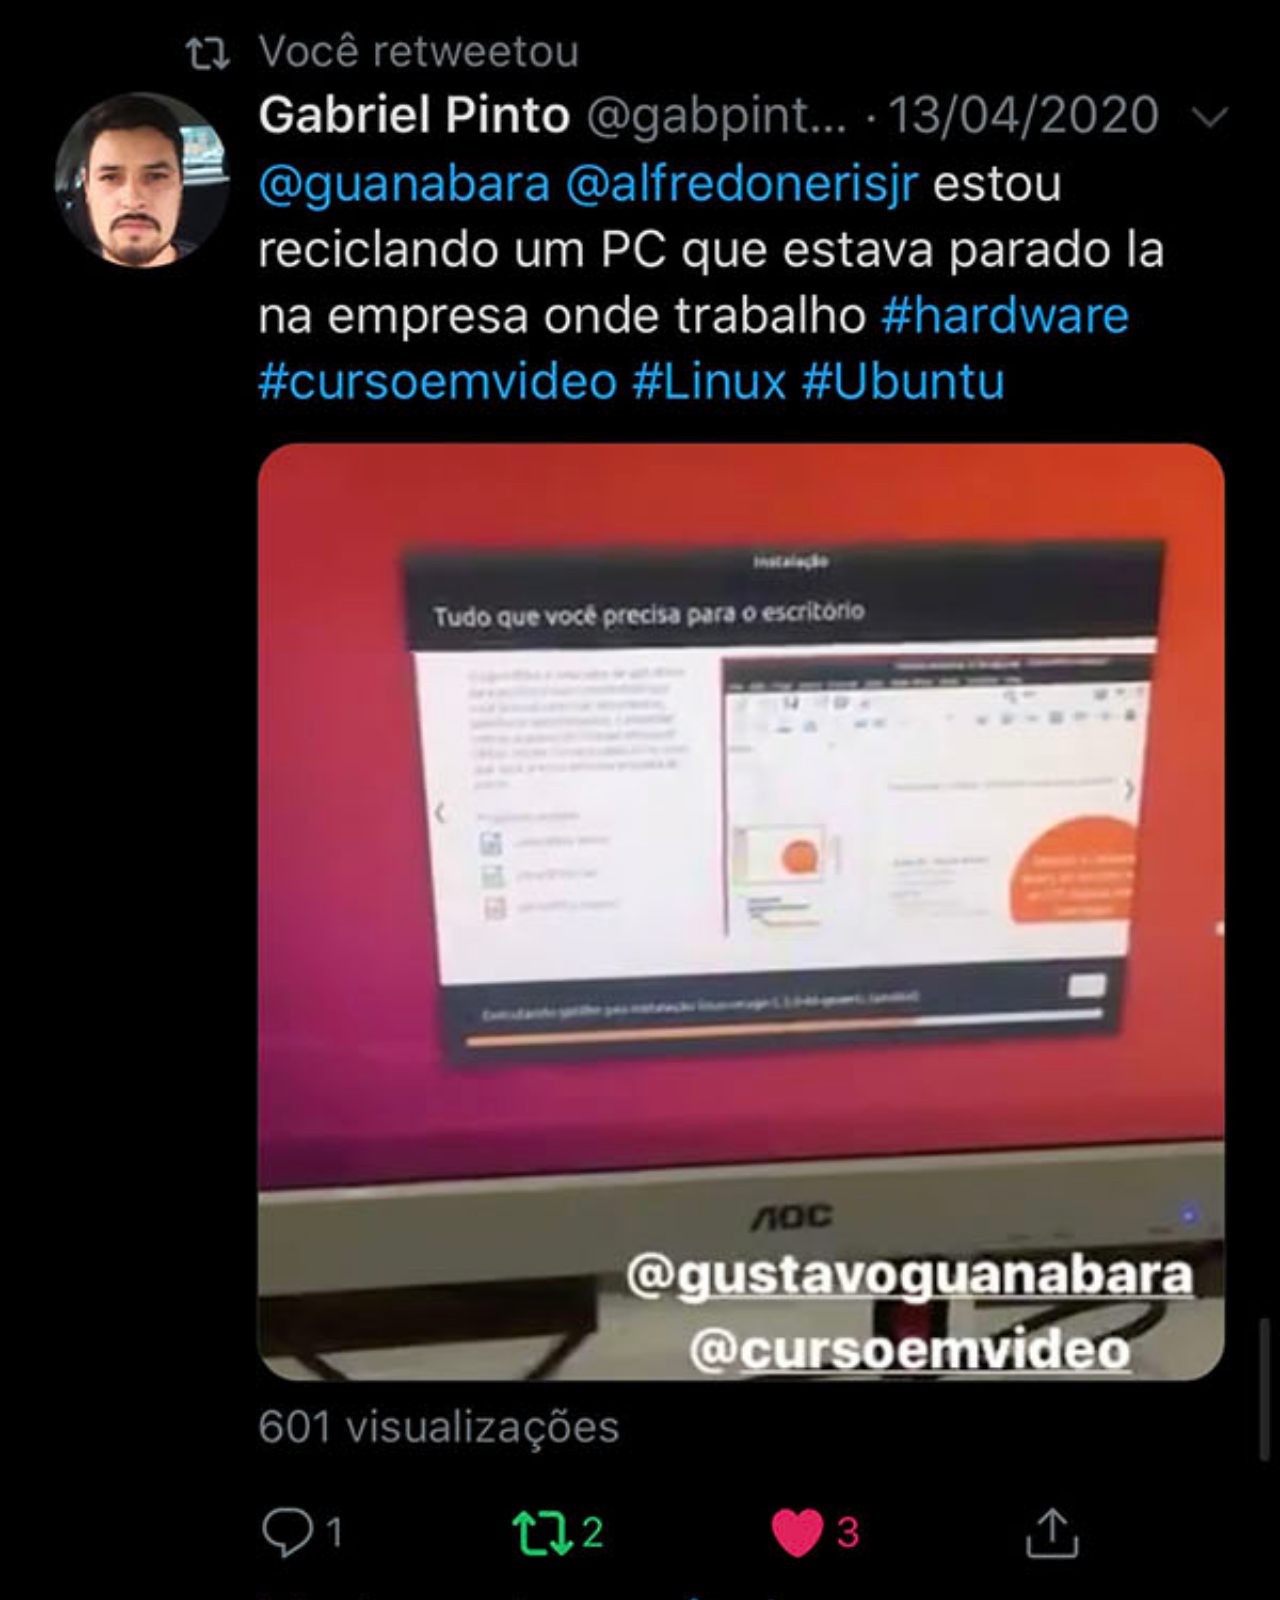
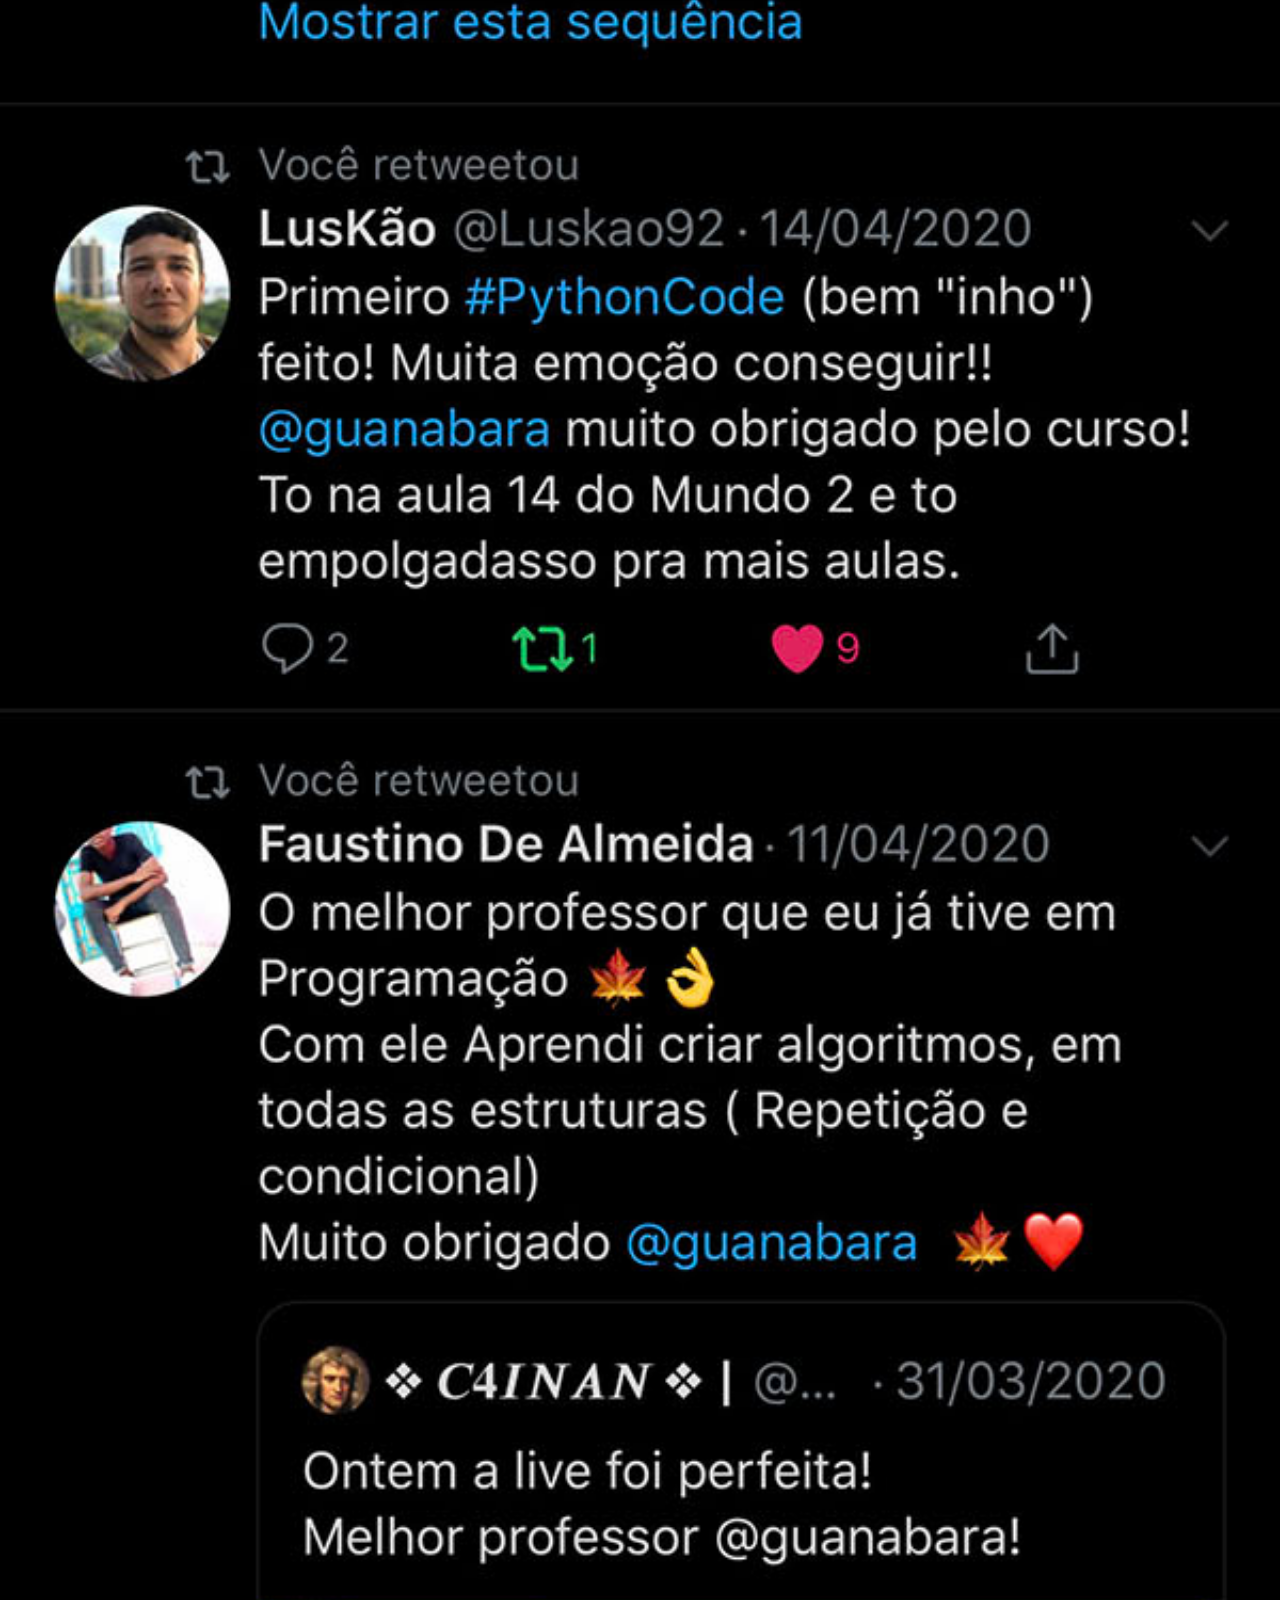
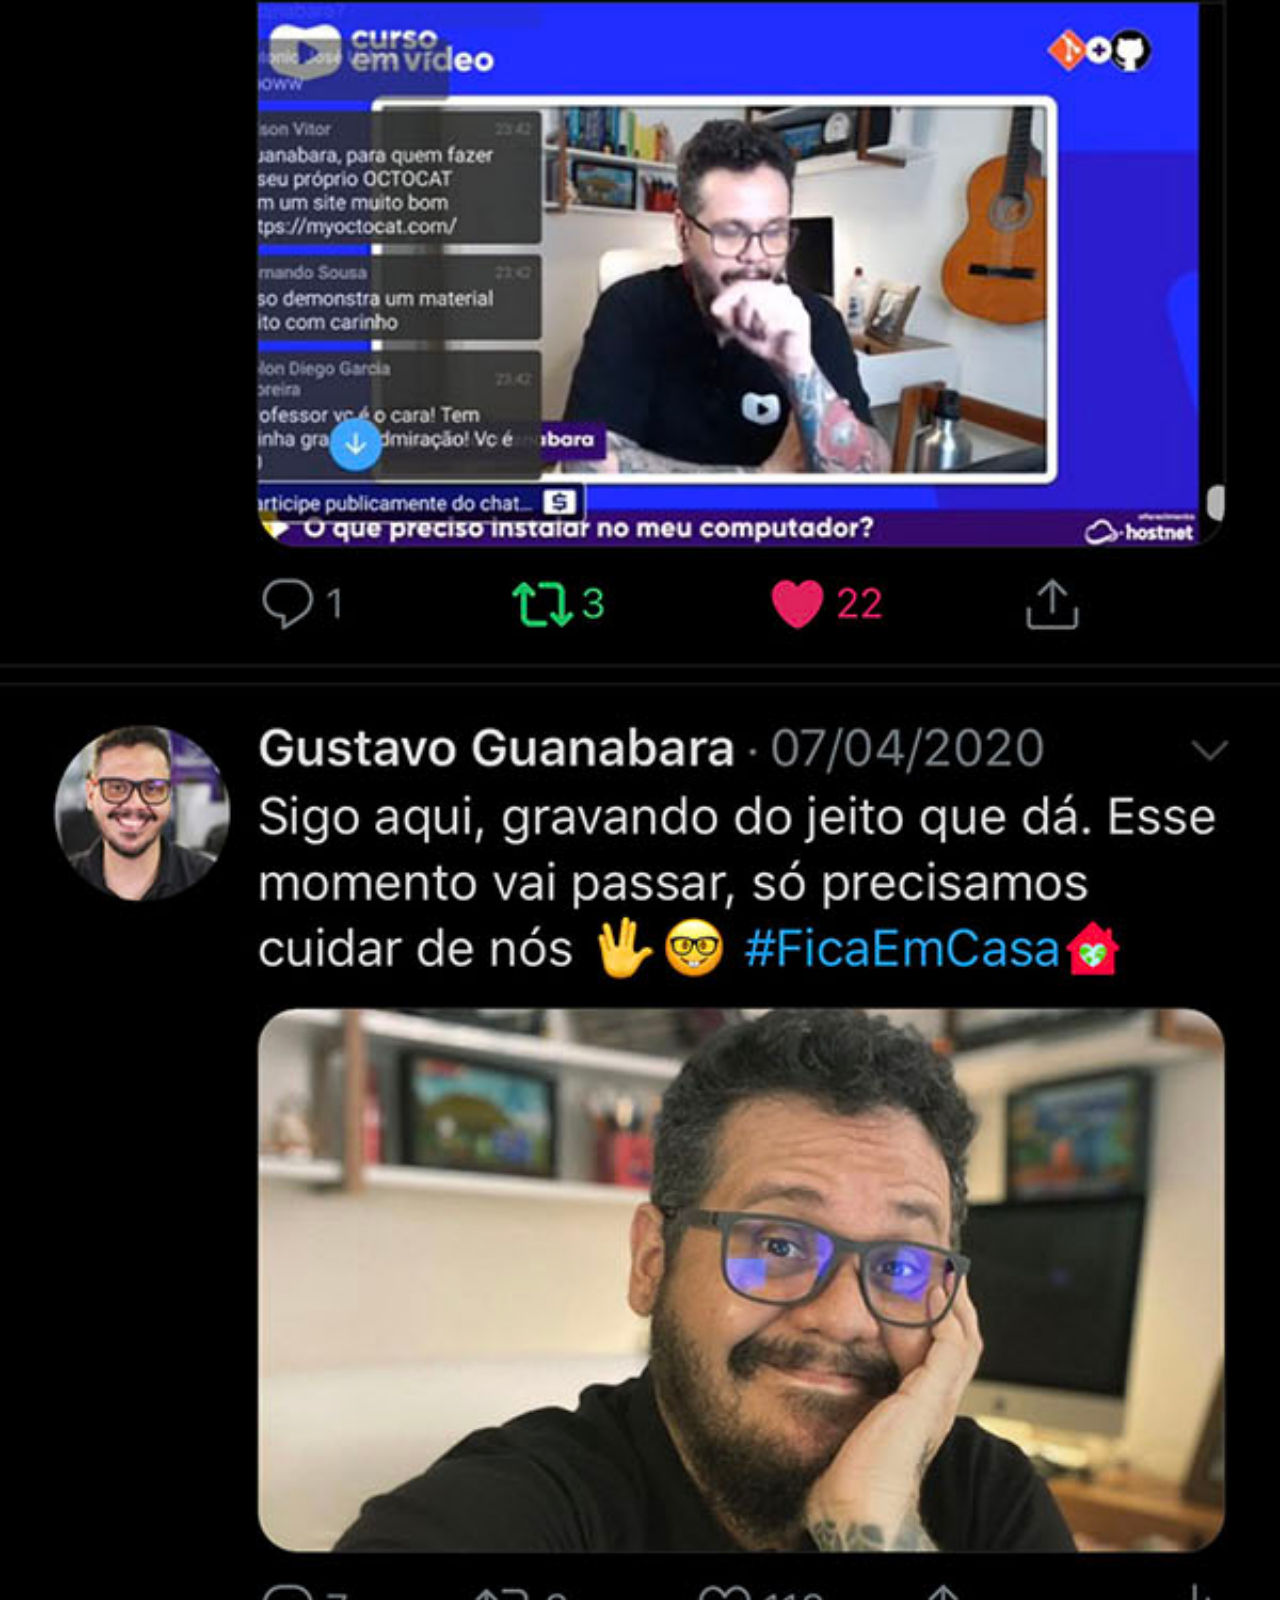
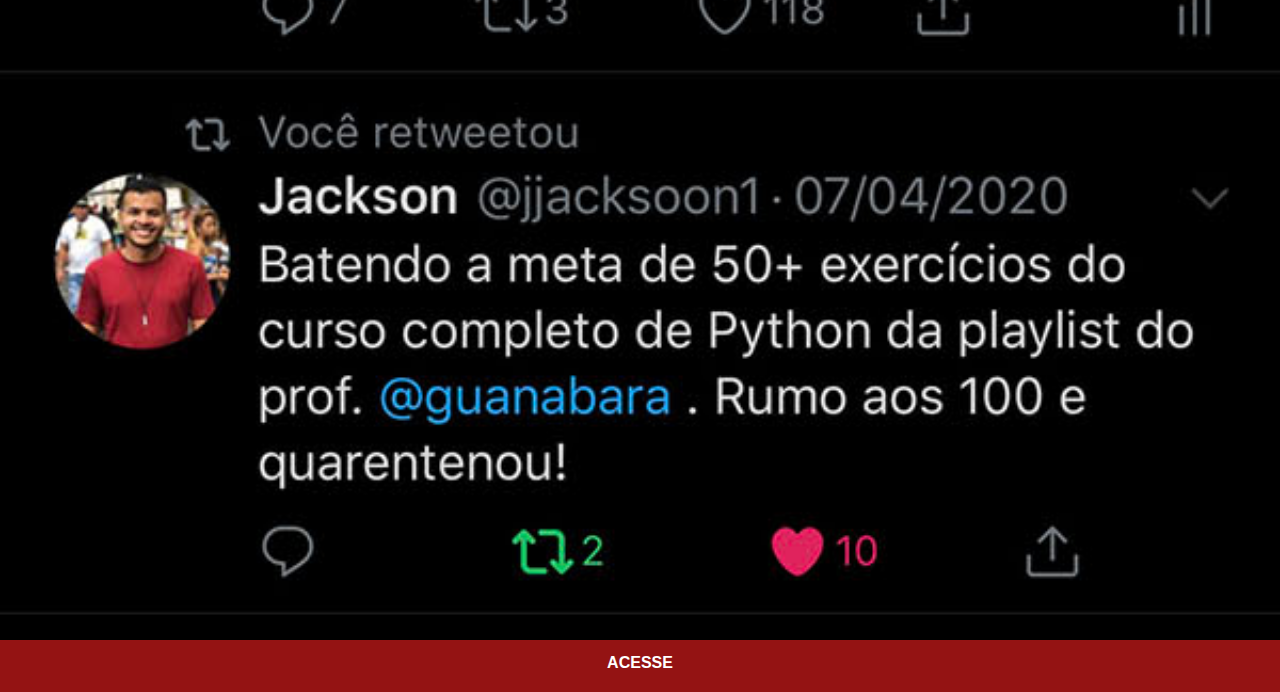
<file: html/twitter.html>
<!DOCTYPE html>
<html lang="en">
<head>
    <meta charset="UTF-8">
    <meta name="viewport" content="width=device-width, initial-scale=1.0">
    <title>Pagina</title>
<link rel="stylesheet" href="../css/social.css">
</head>
<body>
    <img src="../imagens/tela-twitter.jpg" alt="Youtube">
    <a href="https://www.x.com/guanabara" target="_blank">ACESSE</a>
</body>
</html>
</file>
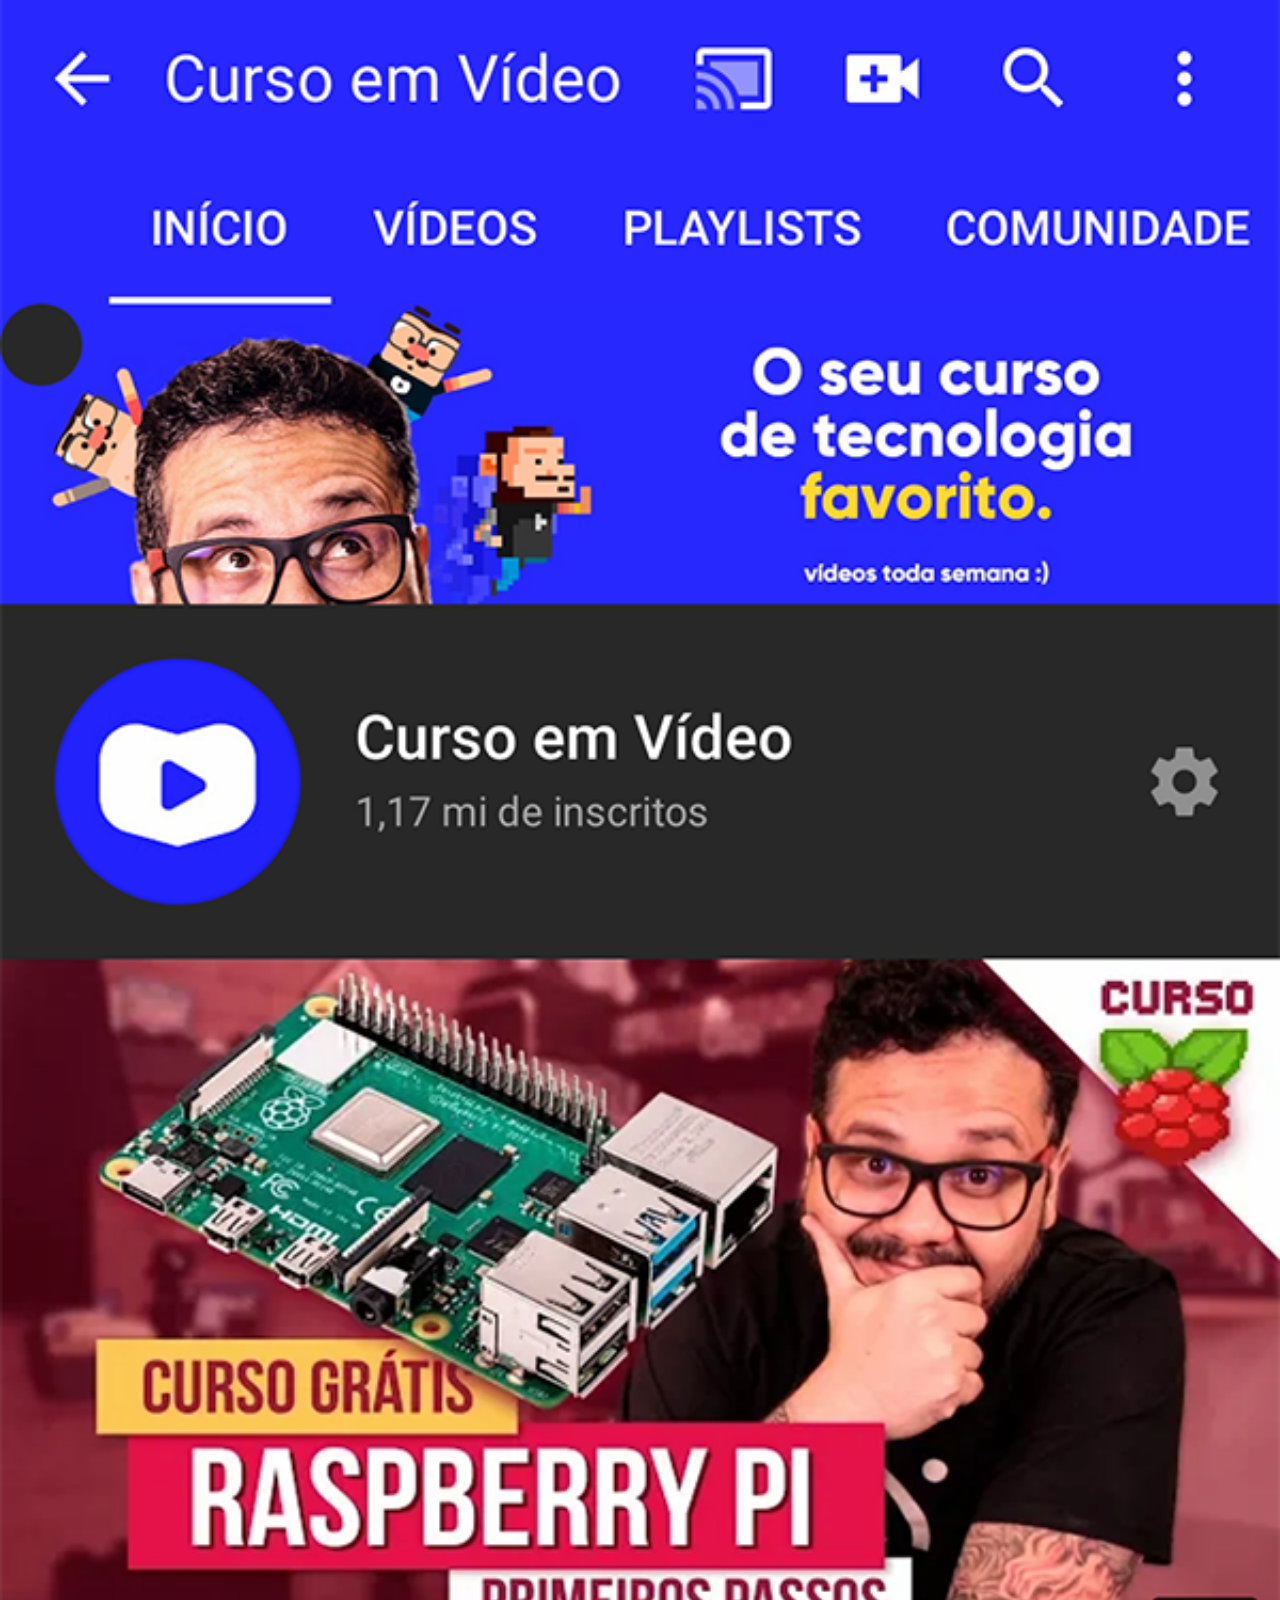
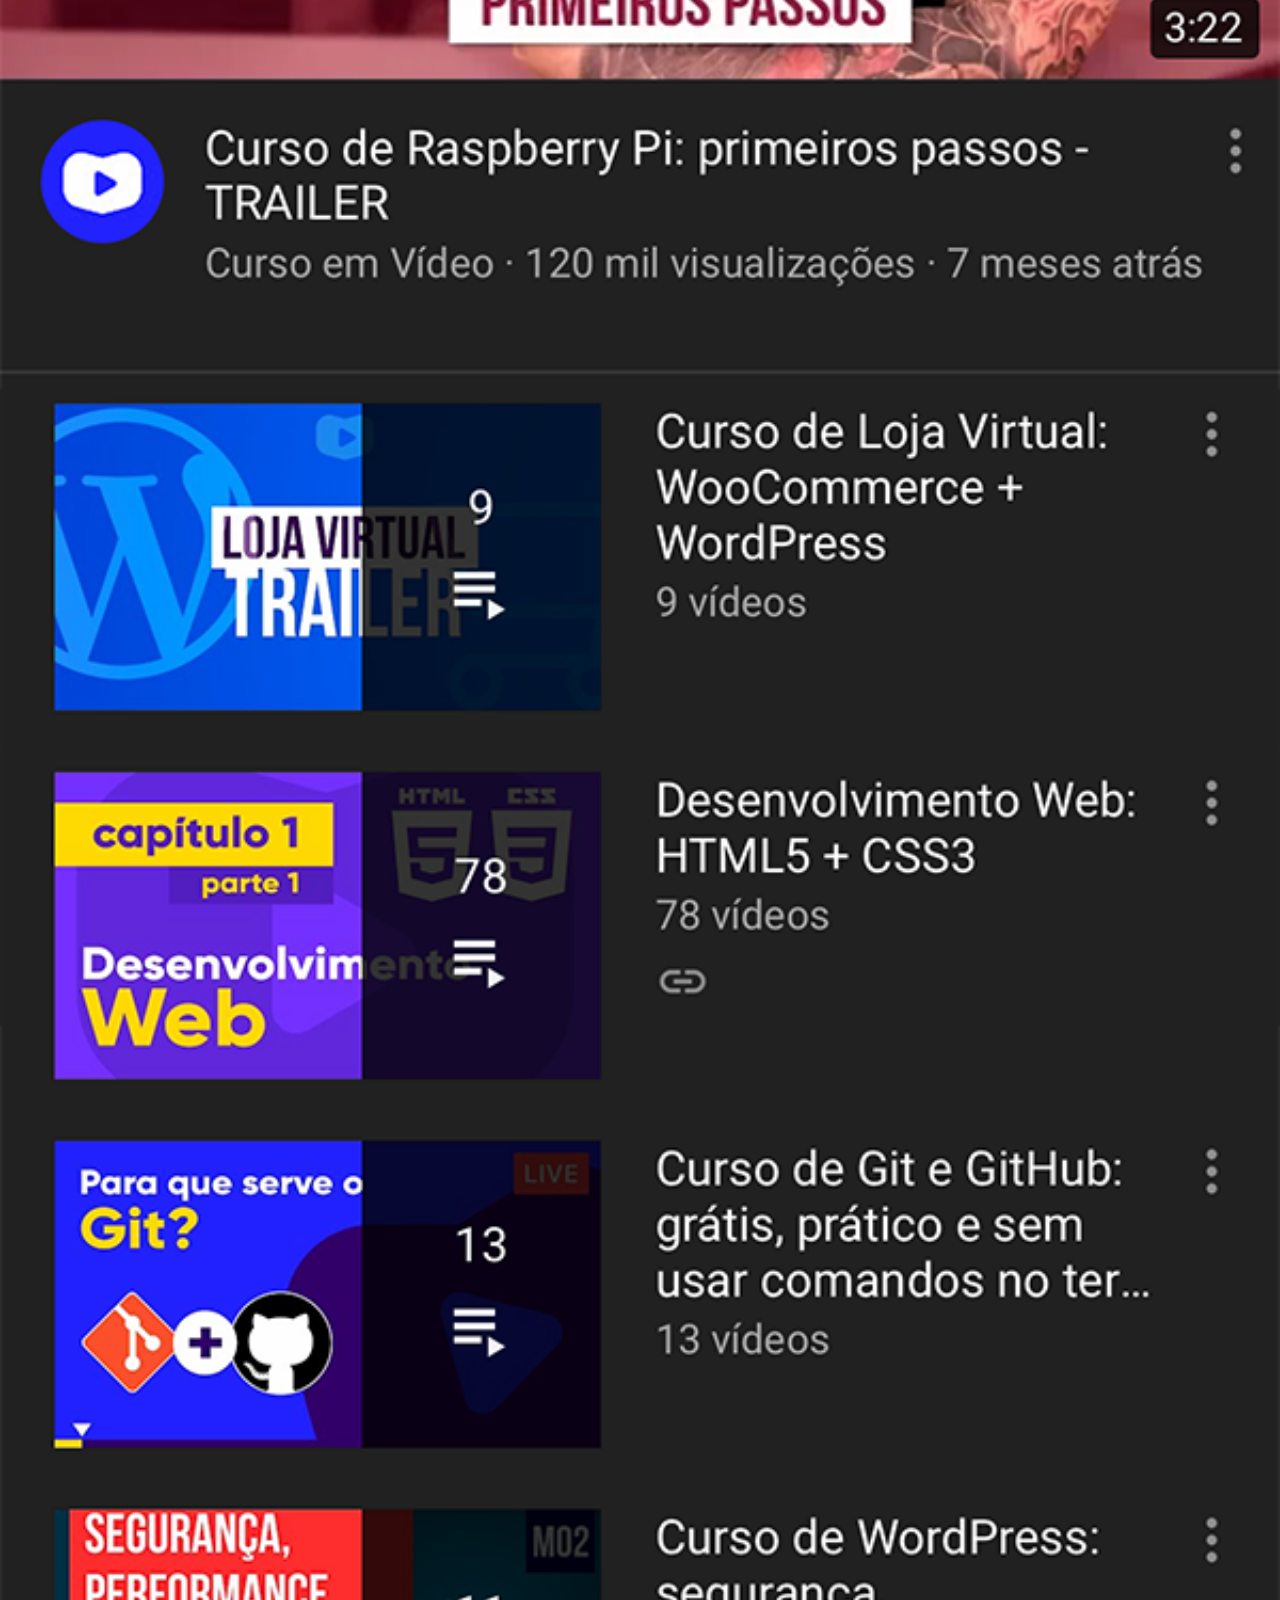
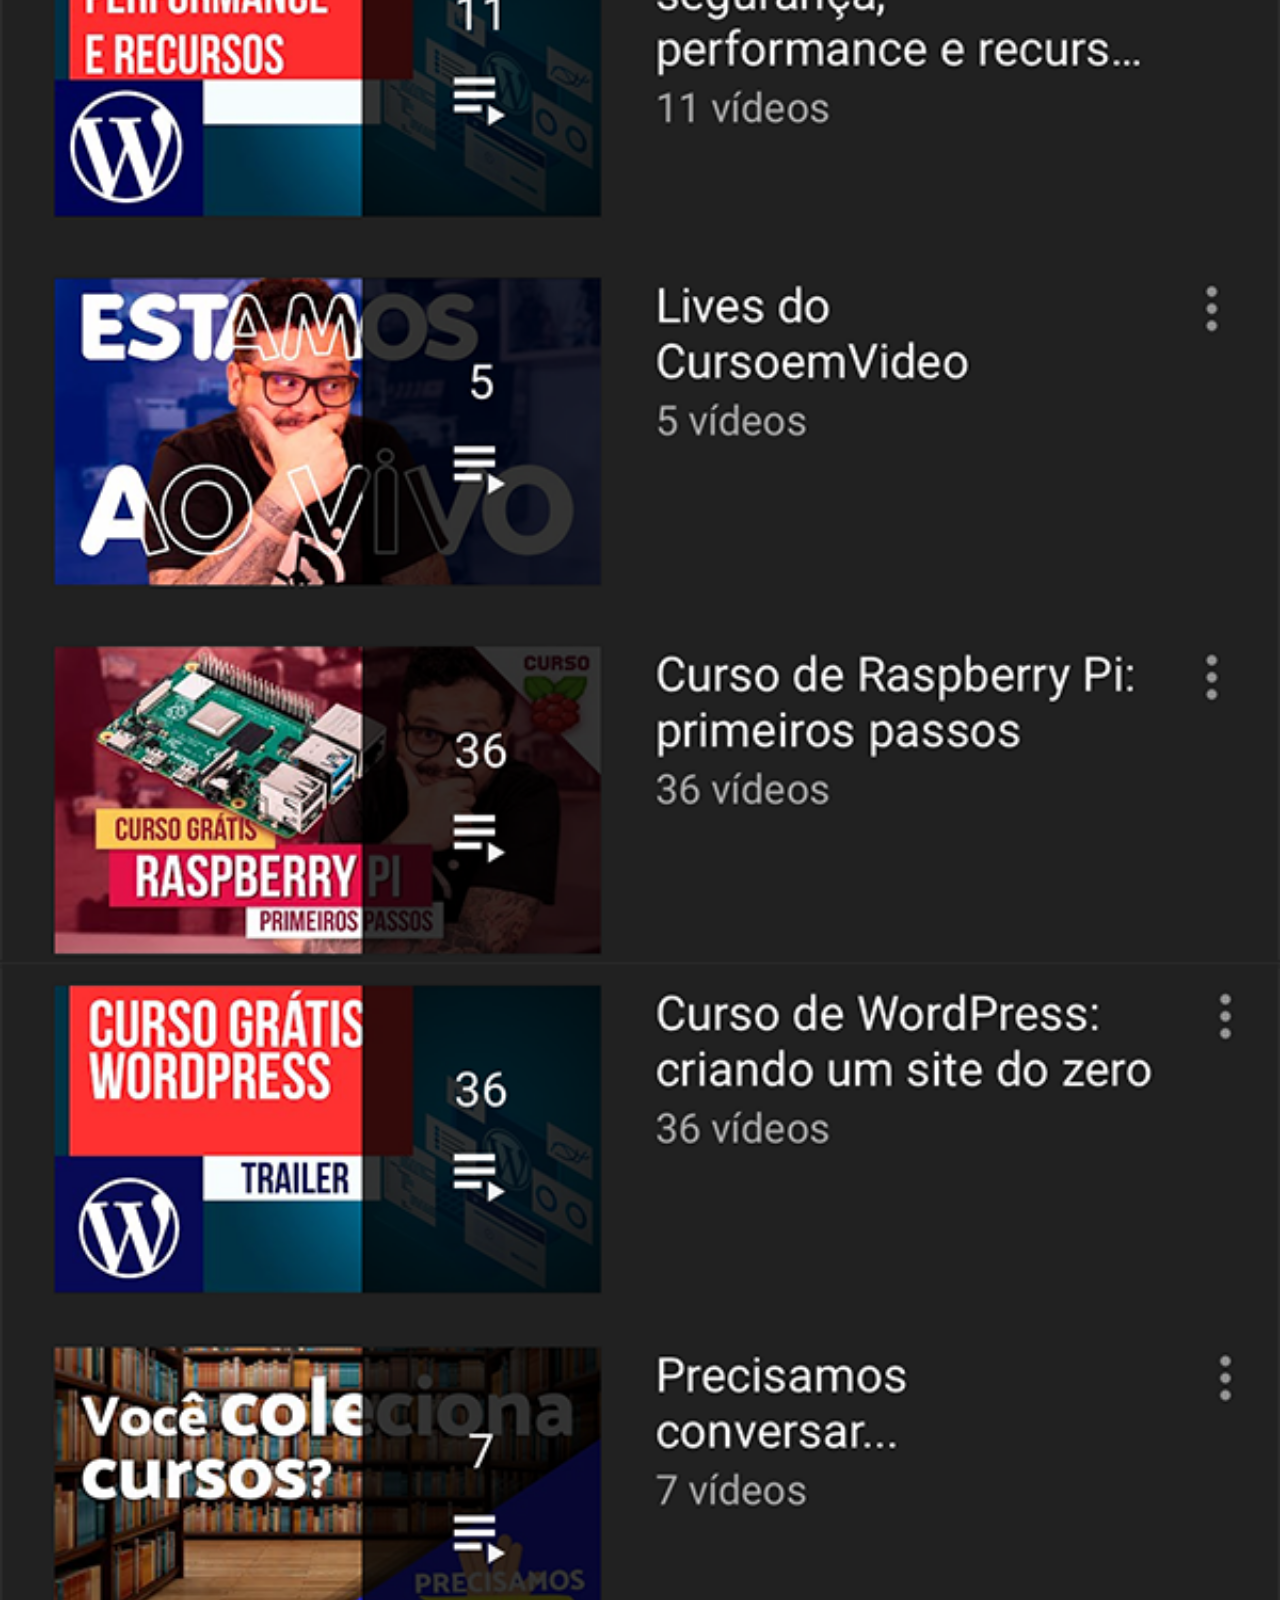
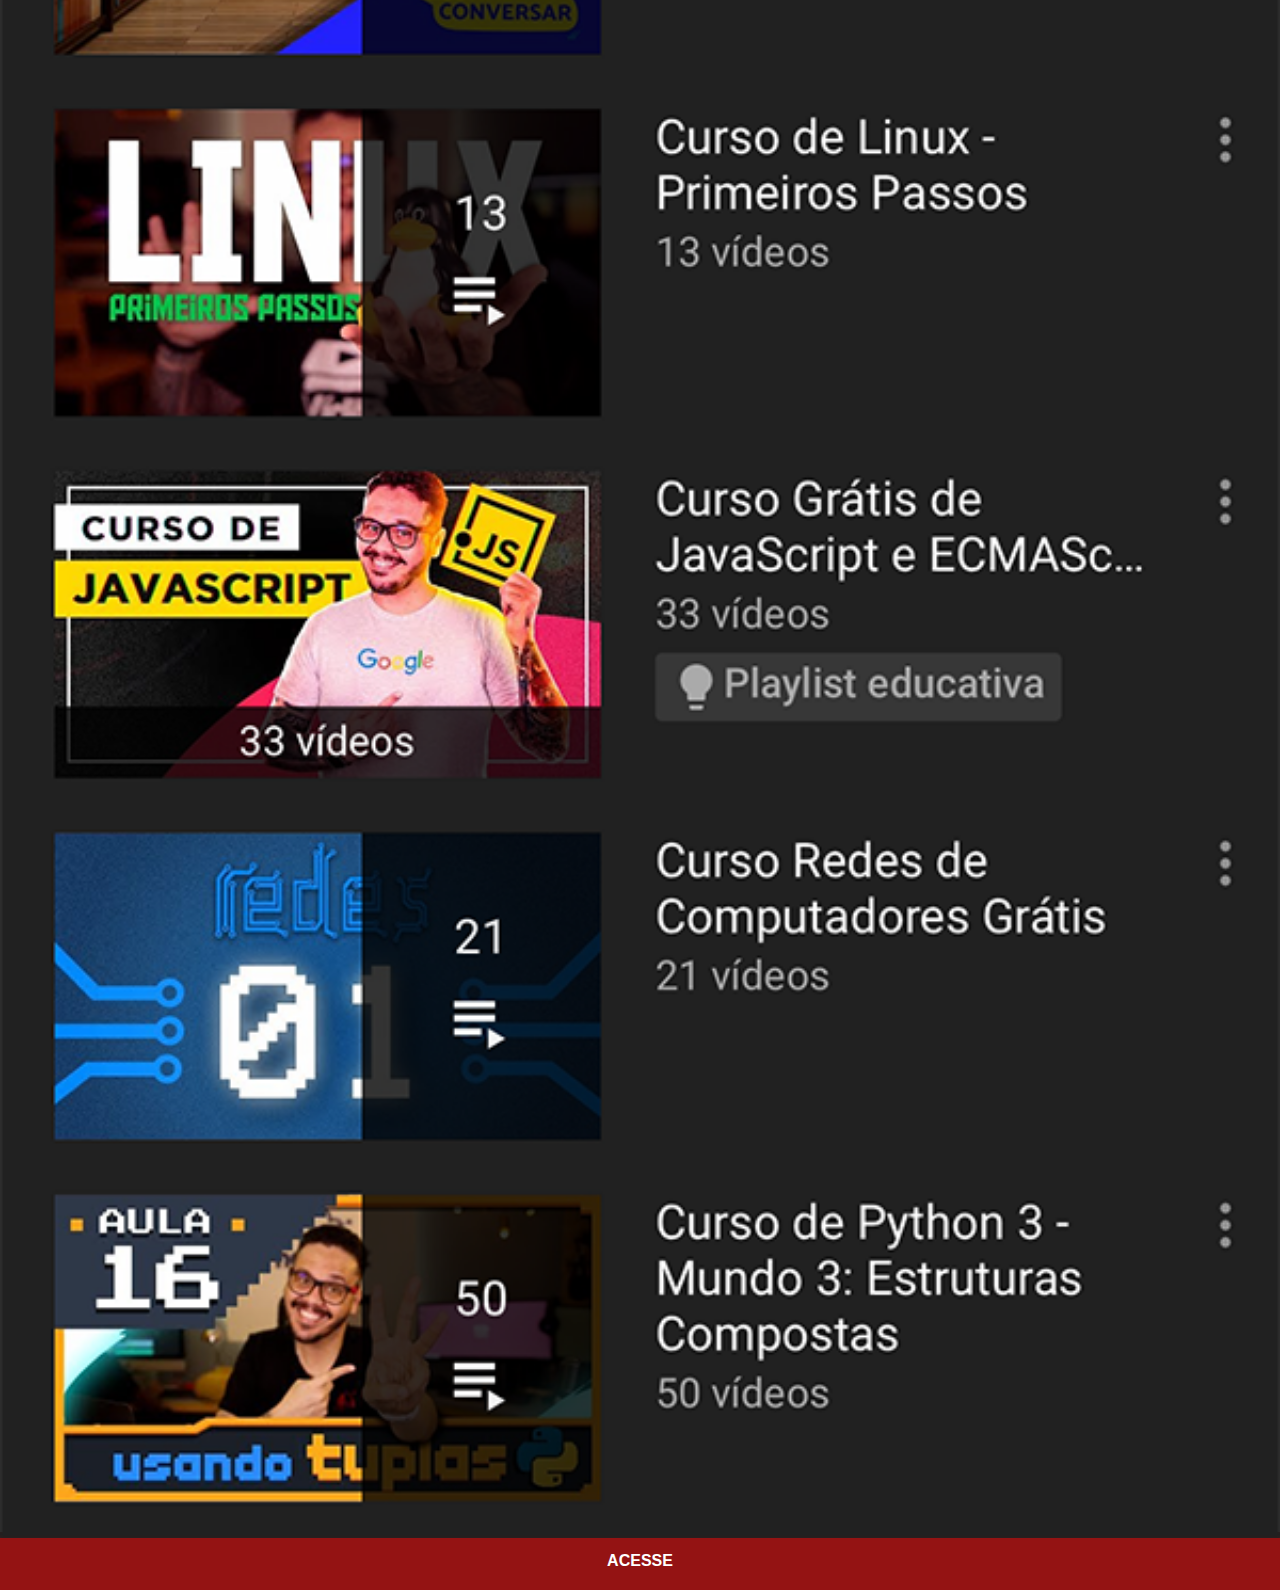
<file: html/youtube.html>
<!DOCTYPE html>
<html lang="en">
<head>
    <meta charset="UTF-8">
    <meta name="viewport" content="width=device-width, initial-scale=1.0">
    <title>Pagina</title>
<link rel="stylesheet" href="../css/social.css">
</head>
<body>
    <img src="../imagens/tela-youtube.png" alt="Youtube">
    <a href="https://www.youtube.com/c/CursoemVídeo" target="_blank">ACESSE</a>
</body>
</html>
</file>
<file: css/style.css>
@charset "UTF-8";

*{
    margin: 0px;
    padding: 0px;
    font-family: Arial, Helvetica, sans-serif;
}

/* 
  Dispositivos menores
*/

@media all and (min-width: 450px) {
  
    html, body{
        height: 100vh;
        width: 100vw;
        background-color: black;
    }
    body{
        background: url('../imagens/fundo-madeira.jpg') no-repeat top center;
        background-attachment: fixed;
        background-size: cover;
    }
        main{
            height: 100vh;
            position: relative;
        
        }
            section#phone{
                position: absolute;
                top: 50%;
                left: 50%;
                transform: translate(-50%, -50%);
                background: url('../imagens/frame-iphone.png');
                background-repeat: no-repeat;
                height: 627px;
                width: 311px;

            }

                iframe#homescreen{
                    position: relative;
                    top: 80px;
                    left: 22px;
                    width: 267px;
                    height: 471px;

                }
            section#buttons img{
                position: relative;
                width: 60px;
                height: 60px;
                margin: 8px;
                border-radius: 50%;
                box-shadow: rgba(50, 50, 93, 0.25) 0px 6px 12px -2px, rgba(0, 0, 0, 0.3) 0px 3px 7px -3px;
                box-sizing: border-box;
            }

            section#buttons img:hover{
                border: 2px solid white;
                transform: translate(-10px, -10px);
                box-shadow: rgba(50, 50, 93, 0.356) 0px 6px 12px -2px, rgba(0, 0, 0, 0.432) 0px 3px 7px -3px;
                transition: transform 0.25s, border 0.3s;
            }

                #buttons{
                    position: absolute;
                    left: 5vw;
                    top: 90vh;
                }
        
}
  
  
/* 
  Dispositivos maiores
*/

@media all and (min-width: 768px) {
  
    html, body{
        height: 100vh;
        width: 100vw;
        background-color: black;
    }
    body{
        background: url('../imagens/fundo-madeira.jpg') no-repeat top center;
        background-attachment: fixed;
        background-size: cover;
        overscroll-behavior: contain;
    }
        main{
            height: 100vh;
            position: relative;
        
        }
            section#phone{
                position: absolute;
                top: 50%;
                left: 50%;
                transform: translate(-50%, -50%);
                background: url('../imagens/frame-iphone.png');
                background-repeat: no-repeat;
                height: 627px;
                width: 311px;

            }

                iframe#homescreen{
                    position: relative;
                    top: 80px;
                    left: 22px;
                    width: 267px;
                    height: 471px;

                }
            section#buttons img{
                position: relative;
                width: 70%;
                height: 70%;
                margin: 10px;
                border-radius: 50%;
                box-shadow: rgba(50, 50, 93, 0.25) 0px 6px 12px -2px, rgba(0, 0, 0, 0.3) 0px 3px 7px -3px;
                box-sizing: border-box;
            }

            section#buttons img:hover{
                border: 2px solid white;
                transform: translate(-10px, -10px);
                box-shadow: rgba(50, 50, 93, 0.349) 0px 6px 12px -2px, rgba(0, 0, 0, 0.39) 0px 3px 7px -3px;
                transition: transform 0.25s, border 0.3s;
            }

                #buttons{
                    position: absolute;
                    left: 93vw;
                    top: 15vh;
                }
        
}
</file>
<file: css/social.css>
*{
    margin: 0px;
    padding: 0px;
    font-family: Arial, Helvetica, sans-serif;
}

::-webkit-scrollbar{
    width: 0;
    height: 0;
}

img{
    width: 100vw;
}
a{
    display: block;
    color: white;
    font-weight: bolder;
    background-color: rgb(148, 19, 19);
    text-decoration: none;
    padding: 20px;
    text-align: center;
    padding-top: -20px;
    margin-top: -10px;
}
    a:hover{
        background-color: red;
        transition: background-color 0.25s ease-in-out;
    }
</file>
